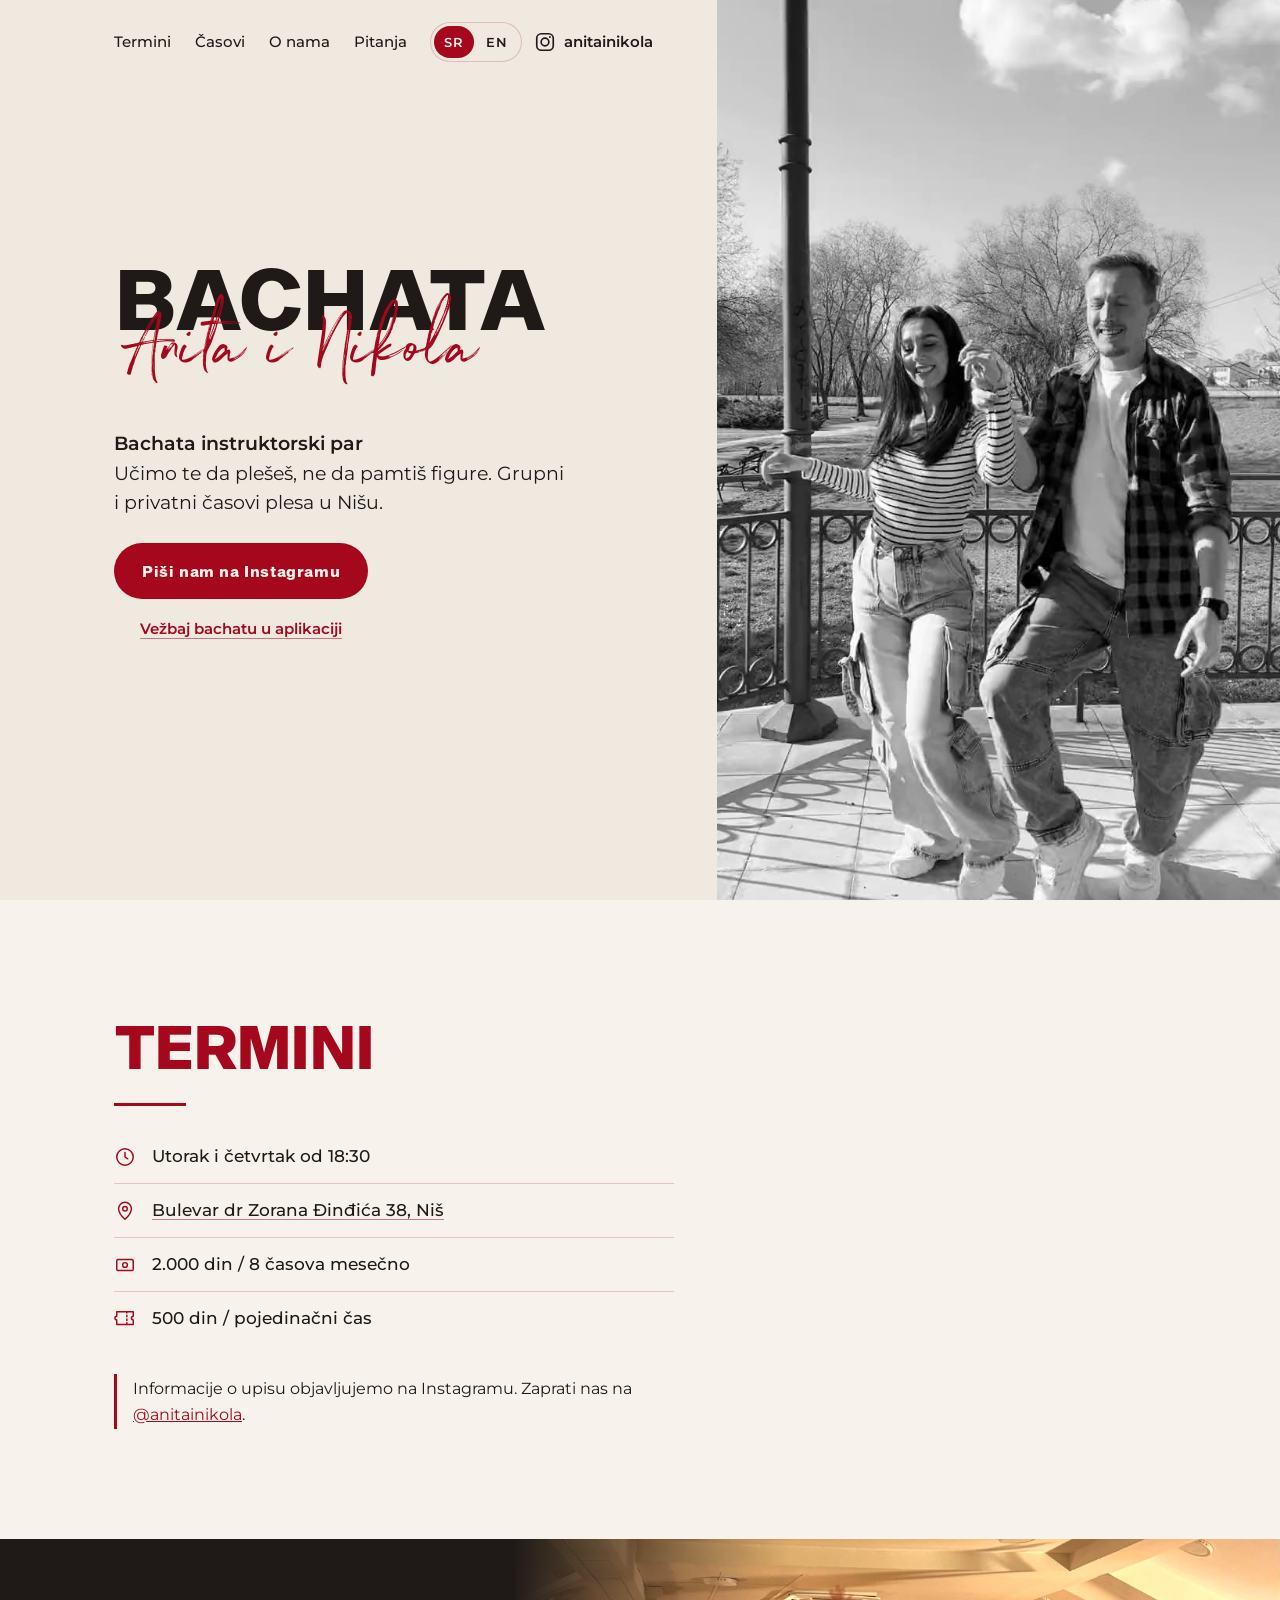
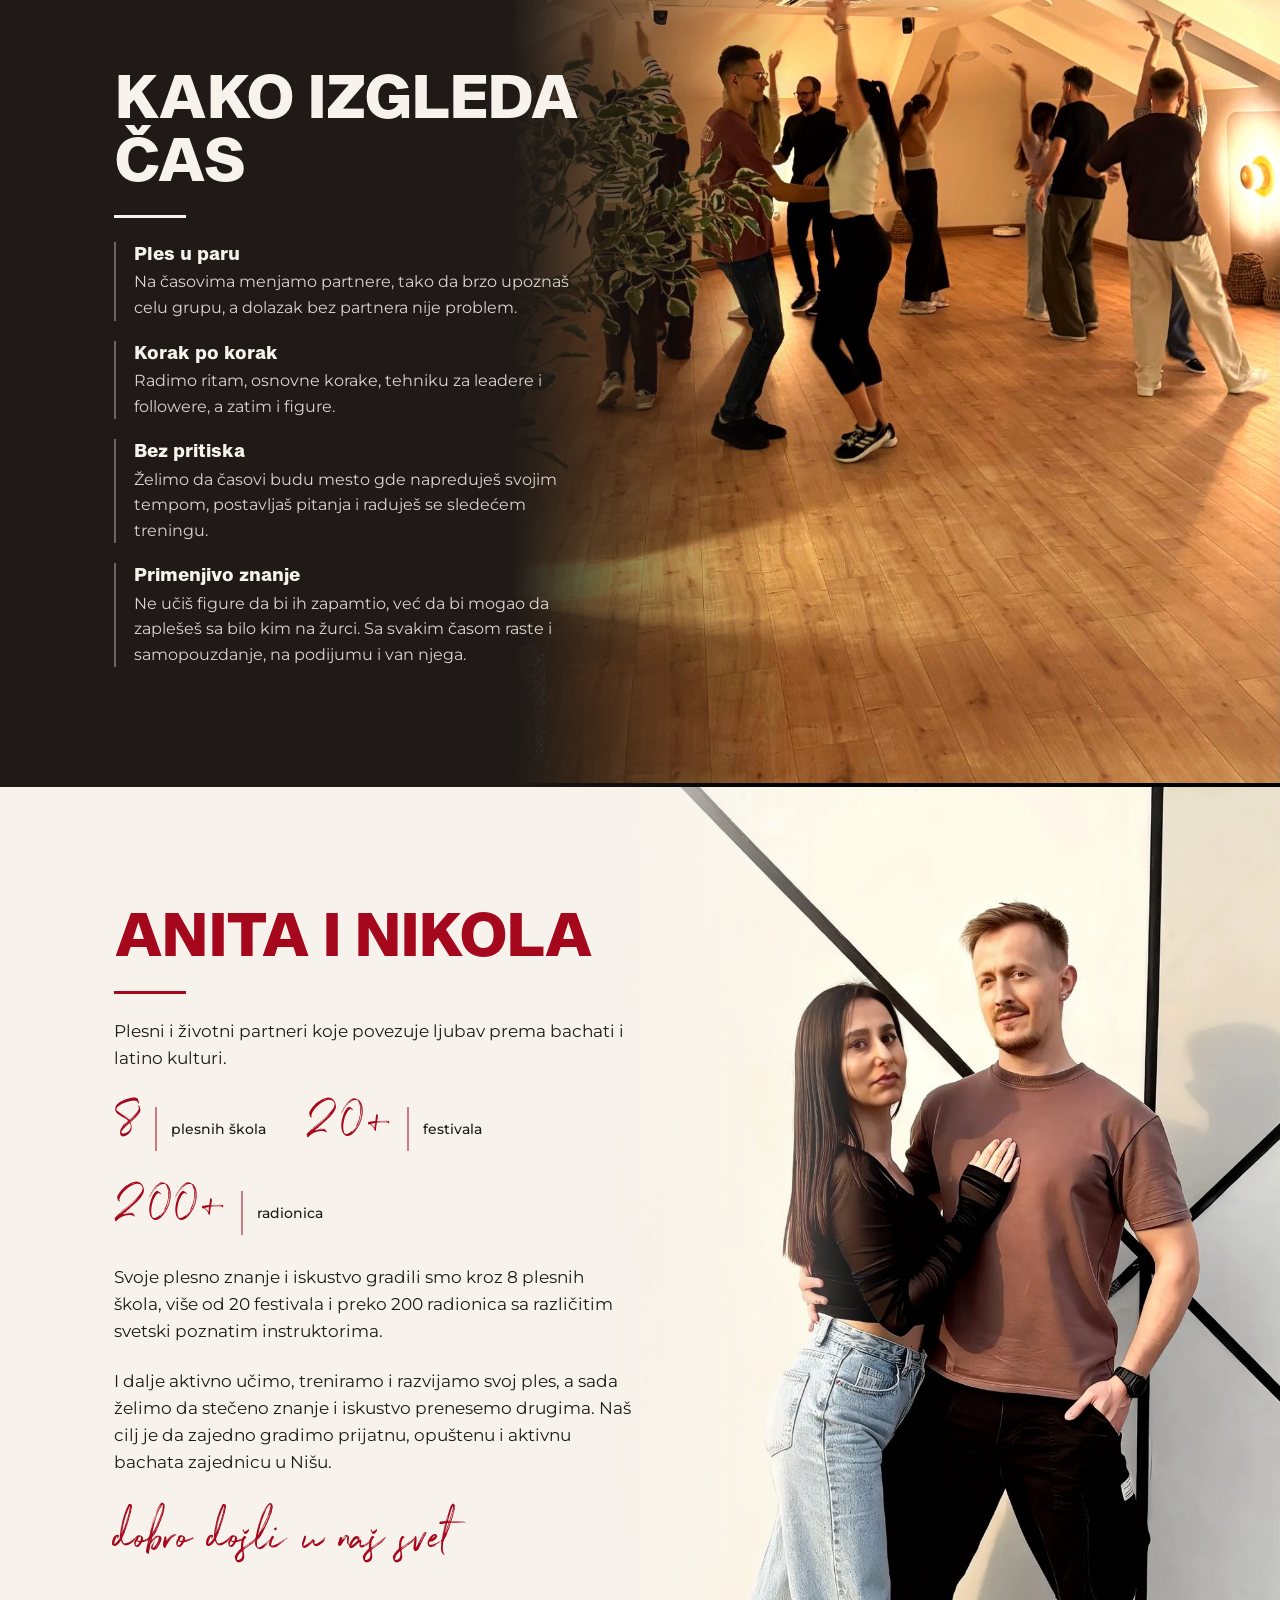
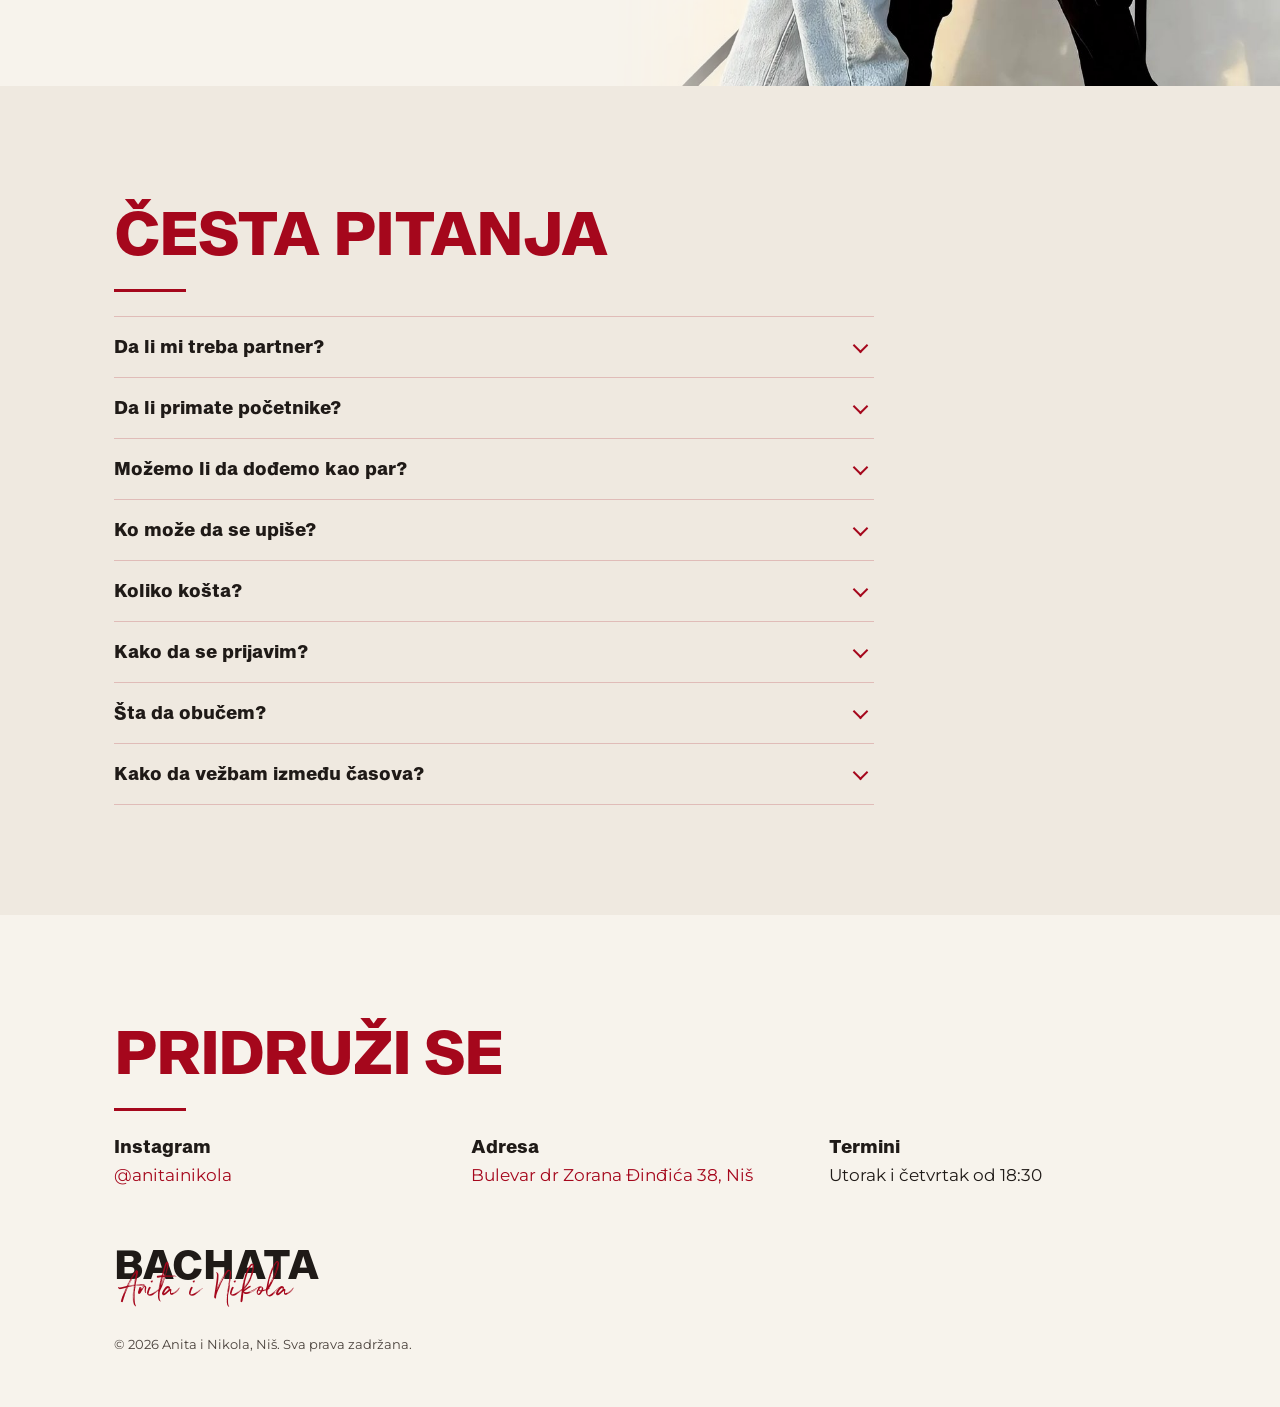
<file: index.html>
<!doctype html>
<html lang="sr-Latn" translate="no">
<head>
<meta charset="utf-8">
<meta name="google" content="notranslate">
<meta name="viewport" content="width=device-width, initial-scale=1, viewport-fit=cover">
<title>Bachata Niš - Časovi plesa za odrasle | Anita & Nikola</title>
<meta name="description" content="Časovi plesa u Nišu za odrasle: bachata, društveni latino ples u paru za početnike i parove. Možeš da dođeš i bez partnera. Bulevar dr Zorana Đinđića 38, Niš.">
<link rel="canonical" href="https://bachatanis.rs/">
<link rel="alternate" hreflang="sr" href="https://bachatanis.rs/">
<link rel="alternate" hreflang="en" href="https://bachatanis.rs/en/">
<link rel="alternate" hreflang="x-default" href="https://bachatanis.rs/">
<meta name="theme-color" content="#1F1A17">

<meta property="og:type" content="website">
<meta property="og:locale" content="sr_RS">
<meta property="og:locale:alternate" content="en_US">
<meta property="og:url" content="https://bachatanis.rs/">
<meta property="og:title" content="Bachata Niš - Časovi plesa za odrasle | Anita & Nikola">
<meta property="og:description" content="Časovi bachate i ples u paru za odrasle u Nišu. Bulevar dr Zorana Đinđića 38.">
<meta property="og:image" content="https://bachatanis.rs/img/og.jpg">
<meta name="twitter:card" content="summary_large_image">

<link rel="icon" href="favicon.ico?v=3" sizes="any">
<link rel="icon" type="image/png" sizes="32x32" href="img/favicon-32.png?v=3">
<link rel="icon" type="image/png" sizes="192x192" href="img/icon-192.png?v=3">
<link rel="apple-touch-icon" href="img/apple-touch-icon.png?v=3">

<link rel="preconnect" href="https://fonts.googleapis.com">
<link rel="preconnect" href="https://fonts.gstatic.com" crossorigin>
<link href="https://fonts.googleapis.com/css2?family=Montserrat:wght@400;500;600&family=Sacramento&display=swap" rel="stylesheet">
<link rel="preload" href="fonts/SequelSans-HeavyBody.woff2" as="font" type="font/woff2" crossorigin>
<link rel="preload" href="fonts/Northwell.woff2" as="font" type="font/woff2" crossorigin>
<link rel="preload" href="img/hero-poster.jpg?v=7" as="image">

<script type="application/ld+json">
{
  "@context": "https://schema.org",
  "@type": "LocalBusiness",
  "@id": "https://bachatanis.rs/#skola",
  "name": "Bachata Niš - Anita & Nikola",
  "alternateName": ["Anita i Nikola", "Bachata Niš"],
  "description": "Časovi plesa za odrasle u Nišu: bachata i ples u paru uz promenu partnera, za početnike i parove.",
  "url": "https://bachatanis.rs/",
  "image": ["https://bachatanis.rs/img/og.jpg", "https://bachatanis.rs/img/cas.jpg", "https://bachatanis.rs/img/par.jpg"],
  "logo": "https://bachatanis.rs/img/icon-512.png",
  "priceRange": "500-2.000 RSD",
  "currenciesAccepted": "RSD",
  "address": {
    "@type": "PostalAddress",
    "streetAddress": "Bulevar dr Zorana Đinđića 38",
    "addressLocality": "Niš",
    "addressCountry": "RS"
  },
  "areaServed": { "@type": "City", "name": "Niš" },
  "openingHoursSpecification": [{
    "@type": "OpeningHoursSpecification",
    "dayOfWeek": ["Tuesday", "Thursday"],
    "opens": "18:30"
  }],
  "makesOffer": [
    { "@type": "Offer", "name": "Mesečna članarina, 8 časova bachate", "price": "2000", "priceCurrency": "RSD" },
    { "@type": "Offer", "name": "Pojedinačni čas bachate", "price": "500", "priceCurrency": "RSD" }
  ],
  "sameAs": ["https://www.instagram.com/anitainikola/"]
}
</script>

<link rel="stylesheet" href="css/site.css?v=11">
</head>
<body>

<main>
  <div class="hero">
    <div class="hero-media" aria-hidden="true">
      <img class="poster" src="img/hero-poster.jpg?v=7" alt="" width="720" height="1280">
      <video id="hero-video" autoplay muted loop playsinline preload="auto">
        <source src="video/hero.mp4?v=7" type="video/mp4">
      </video>
    </div>

    <header class="hero-top">
      <div class="wrap">
        <nav aria-label="Glavni meni">
          <a href="#termini">Termini</a>
          <a href="#casovi">Časovi</a>
          <a href="#o-nama">O nama</a>
          <a href="#pitanja">Pitanja</a>
        </nav>
        <div class="lang" role="group" aria-label="Jezik">
          <a href="/" aria-current="page" lang="sr" hreflang="sr">SR</a>
          <a href="/en/" lang="en" hreflang="en">EN</a>
        </div>
        <a class="ig" href="https://www.instagram.com/anitainikola/"><svg viewBox="0 0 24 24" fill="none" stroke="currentColor" stroke-width="1.8" aria-hidden="true"><rect x="3" y="3" width="18" height="18" rx="5"/><circle cx="12" cy="12" r="4.2"/><circle cx="17.4" cy="6.6" r="1.1" fill="currentColor" stroke="none"/></svg><span>anitainikola</span></a>
      </div>
    </header>

    <div class="wrap content">
      <div>
        <h1 class="logo"><span class="word">Bachata</span><span class="hand">Anita i Nikola</span><span class="sr-only">: časovi bachate i plesa u paru u Nišu</span></h1>
        <p class="tagline"><strong>Bachata instruktorski par</strong>Učimo te da plešeš, ne da pamtiš figure. Grupni i privatni časovi plesa u Nišu.</p>
        <div class="hero-actions">
          <a class="cta" id="hero-cta" href="https://ig.me/m/anitainikola">Piši nam na Instagramu</a>
          <a class="hero-app" href="/practice/about/">Vežbaj bachatu u aplikaciji</a>
        </div>
      </div>
    </div>
  </div>

  <section id="termini" class="alt">
    <div class="wrap">
      <h2>Termini</h2>
      <div class="rule"></div>
      <ul class="info">
        <li><svg viewBox="0 0 24 24" fill="none" stroke="currentColor" stroke-width="1.6" stroke-linecap="round" stroke-linejoin="round" aria-hidden="true"><circle cx="12" cy="12" r="9"/><path d="M12 7v5l3 2"/></svg><span>Utorak i četvrtak od 18:30</span></li>
        <li><svg viewBox="0 0 24 24" fill="none" stroke="currentColor" stroke-width="1.6" stroke-linecap="round" stroke-linejoin="round" aria-hidden="true"><path d="M12 21s-7-6.2-7-11.5a7 7 0 0 1 14 0C19 14.8 12 21 12 21z"/><circle cx="12" cy="9.5" r="2.5"/></svg><a href="https://www.google.com/maps/search/?api=1&query=Bulevar+dr+Zorana+%C4%90in%C4%91i%C4%87a+38+Ni%C5%A1">Bulevar dr Zorana Đinđića 38, Niš</a></li>
        <li><svg viewBox="0 0 24 24" fill="none" stroke="currentColor" stroke-width="1.6" stroke-linecap="round" stroke-linejoin="round" aria-hidden="true"><rect x="3" y="6" width="18" height="12" rx="1.5"/><circle cx="12" cy="12" r="2.6"/></svg><span>2.000 din / 8 časova mesečno</span></li>
        <li><svg viewBox="0 0 24 24" fill="none" stroke="currentColor" stroke-width="1.6" stroke-linecap="round" stroke-linejoin="round" aria-hidden="true"><path d="M3 9a2 2 0 0 0 0 4v5h18v-5a2 2 0 0 1 0-4V4H3z"/><path d="M14 4v14" stroke-dasharray="1.5 2.5"/></svg><span>500 din / pojedinačni čas</span></li>
      </ul>
      <p class="notice">Informacije o upisu objavljujemo na Instagramu. Zaprati nas na <a href="https://www.instagram.com/anitainikola/">@anitainikola</a>.</p>
    </div>
  </section>

  <section id="casovi" class="overlay">
    <img class="bg" src="img/cas.jpg?v=3" alt="Polaznici plešu u paru na času bachate u Nišu" loading="lazy" width="900" height="1600">
    <div class="wrap">
      <div class="inner">
        <h2>Kako izgleda čas</h2>
        <div class="rule"></div>
        <ul class="points">
          <li><h3>Ples u paru</h3><p>Na časovima menjamo partnere, tako da brzo upoznaš celu grupu, a dolazak bez partnera nije problem.</p></li>
          <li><h3>Korak po korak</h3><p>Radimo ritam, osnovne korake, tehniku za leadere i followere, a zatim i figure.</p></li>
          <li><h3>Bez pritiska</h3><p>Želimo da časovi budu mesto gde napreduješ svojim tempom, postavljaš pitanja i raduješ se sledećem treningu.</p></li>
          <li><h3>Primenjivo znanje</h3><p>Ne učiš figure da bi ih zapamtio, već da bi mogao da zaplešeš sa bilo kim na žurci. Sa svakim časom raste i samopouzdanje, na podijumu i van njega.</p></li>
        </ul>
      </div>
    </div>
  </section>

  <section id="o-nama" class="alt veil">
    <img class="photo" src="img/par.jpg?v=3" alt="Anita i Nikola, instruktori bachate iz Niša" loading="lazy" width="1400" height="1400">
    <div class="wrap">
      <div class="inner">
        <h2>Anita i Nikola</h2>
        <div class="rule"></div>
        <p class="lead">Plesni i životni partneri koje povezuje ljubav prema bachati i latino kulturi.</p>
        <div class="stats">
          <div class="stat"><span class="n">8</span><span class="d"></span><span class="l">plesnih škola</span></div>
          <div class="stat"><span class="n">20+</span><span class="d"></span><span class="l">festivala</span></div>
          <div class="stat"><span class="n">200+</span><span class="d"></span><span class="l">radionica</span></div>
        </div>
        <p class="about">Svoje plesno znanje i iskustvo gradili smo kroz 8 plesnih škola, više od 20 festivala i preko 200 radionica sa različitim svetski poznatim instruktorima.</p>
        <p class="about">I dalje aktivno učimo, treniramo i razvijamo svoj ples, a sada želimo da stečeno znanje i iskustvo prenesemo drugima. Naš cilj je da zajedno gradimo prijatnu, opuštenu i aktivnu bachata zajednicu u Nišu.</p>
        <p class="script">dobro došli u naš svet</p>
      </div>
    </div>
  </section>

  <section id="pitanja">
    <div class="wrap">
      <h2>Česta pitanja</h2>
      <div class="rule"></div>
      <div class="faq">
        <details>
          <summary>Da li mi treba partner?</summary>
          <p>Ne. Većina polaznika dolazi sama, a na časovima menjamo partnere, tako da svako uvek ima s kim da pleše.</p>
        </details>
        <details>
          <summary>Da li primate početnike?</summary>
          <p>Nove grupe, i za početnike, otvaramo povremeno. Sve informacije o upisu objavljujemo na Instagramu, pa zaprati <a href="https://www.instagram.com/anitainikola/">@anitainikola</a>.</p>
        </details>
        <details>
          <summary>Možemo li da dođemo kao par?</summary>
          <p>Naravno, parovi su dobrodošli. Na časovima menjamo partnere, tako da ćete plesati i jedno sa drugim i sa ostalima u grupi.</p>
        </details>
        <details>
          <summary>Ko može da se upiše?</summary>
          <p>Časovi su namenjeni odraslima, od 18 godina. Polaznici imaju i zajedničku Viber grupu.</p>
        </details>
        <details>
          <summary>Koliko košta?</summary>
          <p>Mesečna članarina je 2.000 din za 8 časova i plaća se po kalendarskom mesecu. Pojedinačni čas je 500 din.</p>
        </details>
        <details>
          <summary>Kako da se prijavim?</summary>
          <p>Pošalji nam poruku na Instagramu <a href="https://ig.me/m/anitainikola">@anitainikola</a> i sačekaj potvrdu mesta.</p>
        </details>
        <details>
          <summary>Šta da obučem?</summary>
          <p>Udobnu odeću u kojoj se slobodno krećeš i rezervne patike koje nosiš samo u sali.</p>
        </details>
        <details>
          <summary>Kako da vežbam između časova?</summary>
          <p>Polaznici imaju našu <a href="/practice/about/">aplikaciju za vežbanje bachate</a>: bachata pesme po instrumentima, brojanje, koraci i igra sluha.</p>
        </details>
      </div>
    </div>
  </section>
</main>

<footer class="alt">
  <div class="wrap">
    <h2>Pridruži se</h2>
    <div class="rule"></div>
    <div class="contact">
      <div>
        <h3>Instagram</h3>
        <p><a href="https://www.instagram.com/anitainikola/">@anitainikola</a></p>
      </div>
      <div>
        <h3>Adresa</h3>
        <p><a href="https://www.google.com/maps/search/?api=1&query=Bulevar+dr+Zorana+%C4%90in%C4%91i%C4%87a+38+Ni%C5%A1">Bulevar dr Zorana Đinđića 38, Niš</a></p>
      </div>
      <div>
        <h3>Termini</h3>
        <p>Utorak i četvrtak od 18:30</p>
      </div>
    </div>
    <div class="sign">
      <p class="logo"><span class="word">Bachata</span><span class="hand">Anita i Nikola</span></p>
    </div>
    <p class="fine">© 2026 Anita i Nikola, Niš. Sva prava zadržana.</p>
  </div>
</footer>

<div class="bar" id="bar" aria-hidden="true">
  <a class="cta" href="https://ig.me/m/anitainikola" tabindex="-1">Piši nam na Instagramu</a>
</div>

<script src="js/site.js?v=2"></script>

</body>
</html>
</file>
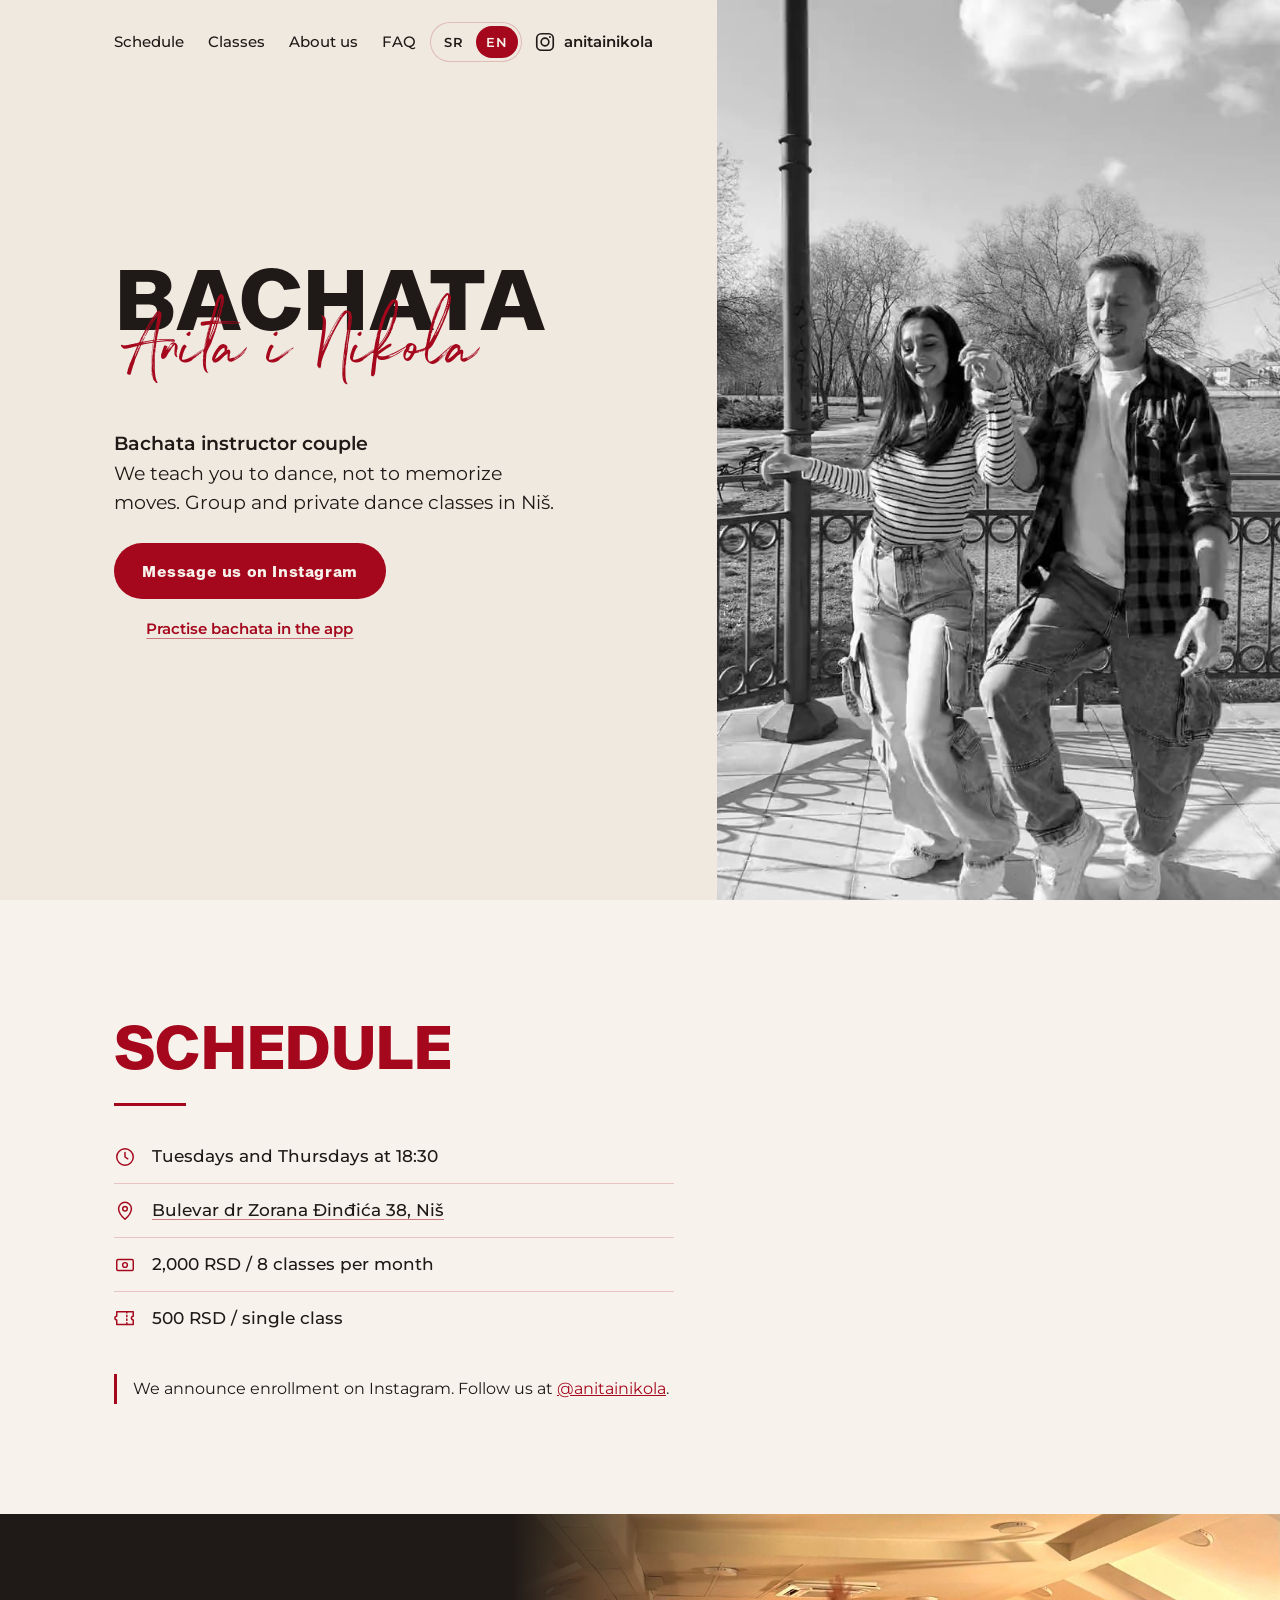
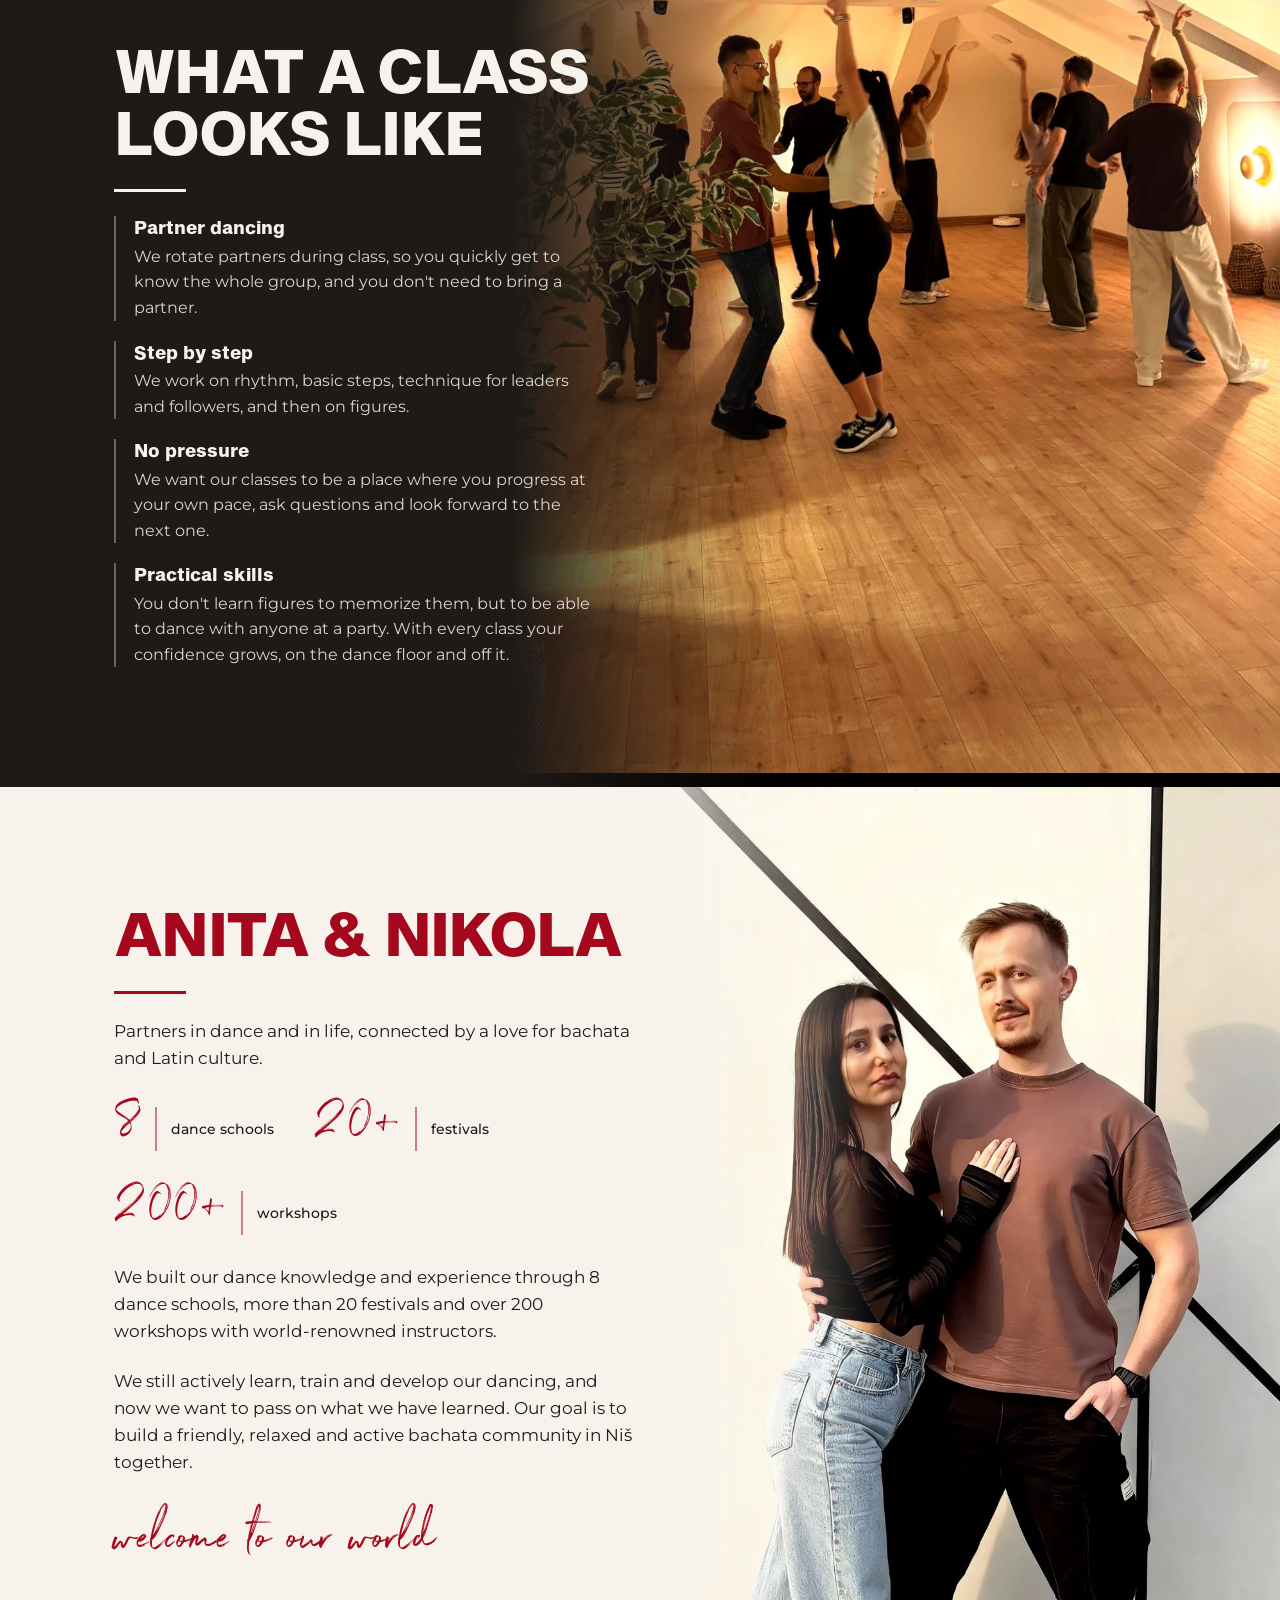
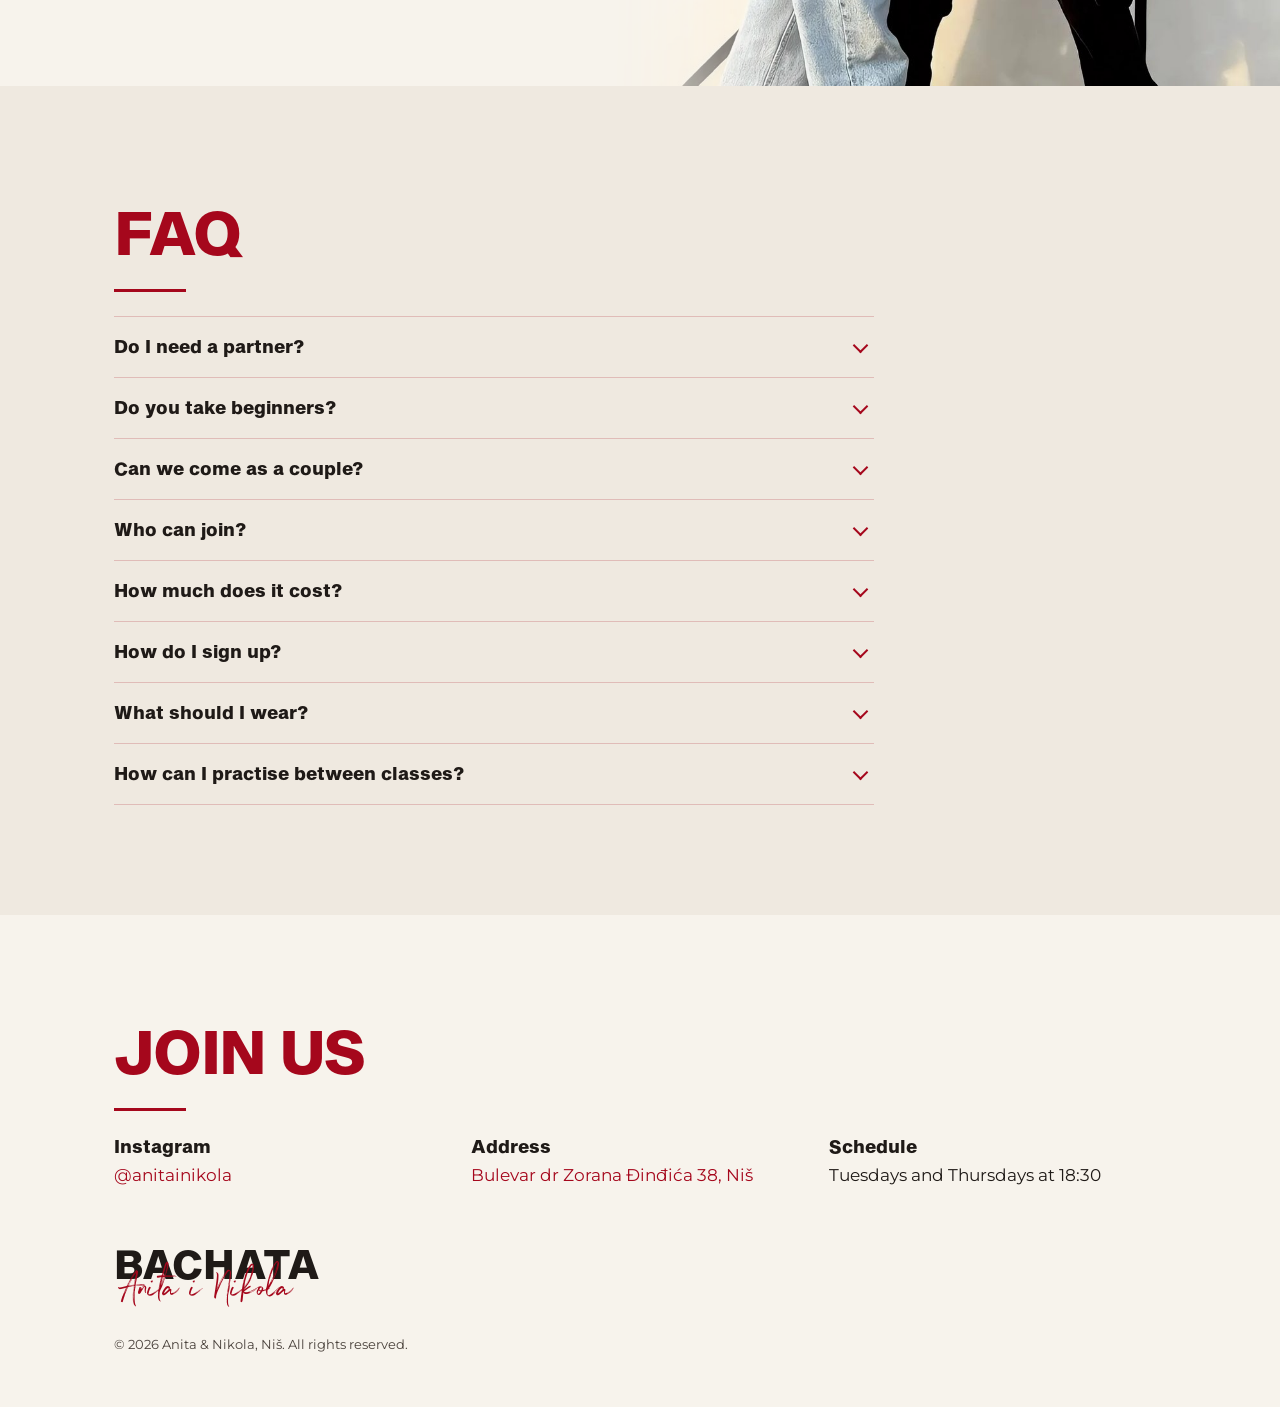
<file: en/index.html>
<!doctype html>
<html lang="en" translate="no">
<head>
<meta charset="utf-8">
<meta name="google" content="notranslate">
<meta name="viewport" content="width=device-width, initial-scale=1, viewport-fit=cover">
<title>Bachata Classes in Niš - Dance Lessons for Adults | Anita & Nikola</title>
<meta name="description" content="Bachata classes for adults in Niš, Serbia: a social Latin partner dance. Beginners and couples welcome, no partner needed. Bulevar dr Zorana Đinđića 38, Niš.">
<link rel="canonical" href="https://bachatanis.rs/en/">
<link rel="alternate" hreflang="sr" href="https://bachatanis.rs/">
<link rel="alternate" hreflang="en" href="https://bachatanis.rs/en/">
<link rel="alternate" hreflang="x-default" href="https://bachatanis.rs/">
<meta name="theme-color" content="#1F1A17">

<meta property="og:type" content="website">
<meta property="og:locale" content="en_US">
<meta property="og:locale:alternate" content="sr_RS">
<meta property="og:url" content="https://bachatanis.rs/en/">
<meta property="og:title" content="Bachata Classes in Niš - Dance Lessons for Adults | Anita & Nikola">
<meta property="og:description" content="Bachata partner dance classes for adults in Niš. Bulevar dr Zorana Đinđića 38.">
<meta property="og:image" content="https://bachatanis.rs/img/og.jpg">
<meta name="twitter:card" content="summary_large_image">

<link rel="icon" href="../favicon.ico?v=3" sizes="any">
<link rel="icon" type="image/png" sizes="32x32" href="../img/favicon-32.png?v=3">
<link rel="icon" type="image/png" sizes="192x192" href="../img/icon-192.png?v=3">
<link rel="apple-touch-icon" href="../img/apple-touch-icon.png?v=3">

<link rel="preconnect" href="https://fonts.googleapis.com">
<link rel="preconnect" href="https://fonts.gstatic.com" crossorigin>
<link href="https://fonts.googleapis.com/css2?family=Montserrat:wght@400;500;600&family=Sacramento&display=swap" rel="stylesheet">
<link rel="preload" href="../fonts/SequelSans-HeavyBody.woff2" as="font" type="font/woff2" crossorigin>
<link rel="preload" href="../fonts/Northwell.woff2" as="font" type="font/woff2" crossorigin>
<link rel="preload" href="../img/hero-poster.jpg?v=7" as="image">

<script type="application/ld+json">
{
  "@context": "https://schema.org",
  "@type": "LocalBusiness",
  "@id": "https://bachatanis.rs/#skola",
  "name": "Bachata Niš - Anita & Nikola",
  "alternateName": ["Anita & Nikola", "Bachata Niš"],
  "description": "Bachata and partner dance classes for adults in Niš, Serbia. Beginners and couples welcome.",
  "url": "https://bachatanis.rs/en/",
  "image": ["https://bachatanis.rs/img/og.jpg", "https://bachatanis.rs/img/cas.jpg", "https://bachatanis.rs/img/par.jpg"],
  "logo": "https://bachatanis.rs/img/icon-512.png",
  "priceRange": "500-2,000 RSD",
  "currenciesAccepted": "RSD",
  "address": {
    "@type": "PostalAddress",
    "streetAddress": "Bulevar dr Zorana Đinđića 38",
    "addressLocality": "Niš",
    "addressCountry": "RS"
  },
  "areaServed": { "@type": "City", "name": "Niš" },
  "openingHoursSpecification": [{
    "@type": "OpeningHoursSpecification",
    "dayOfWeek": ["Tuesday", "Thursday"],
    "opens": "18:30"
  }],
  "makesOffer": [
    { "@type": "Offer", "name": "Monthly membership, 8 bachata classes", "price": "2000", "priceCurrency": "RSD" },
    { "@type": "Offer", "name": "Single bachata class", "price": "500", "priceCurrency": "RSD" }
  ],
  "sameAs": ["https://www.instagram.com/anitainikola/"]
}
</script>

<link rel="stylesheet" href="../css/site.css?v=11">
</head>
<body>

<main>
  <div class="hero">
    <div class="hero-media" aria-hidden="true">
      <img class="poster" src="../img/hero-poster.jpg?v=7" alt="" width="720" height="1280">
      <video id="hero-video" autoplay muted loop playsinline preload="auto">
        <source src="../video/hero.mp4?v=7" type="video/mp4">
      </video>
    </div>

    <header class="hero-top">
      <div class="wrap">
        <nav aria-label="Main menu">
          <a href="#schedule">Schedule</a>
          <a href="#classes">Classes</a>
          <a href="#about">About us</a>
          <a href="#faq">FAQ</a>
        </nav>
        <div class="lang" role="group" aria-label="Language">
          <a href="/" lang="sr" hreflang="sr">SR</a>
          <a href="/en/" aria-current="page" lang="en" hreflang="en">EN</a>
        </div>
        <a class="ig" href="https://www.instagram.com/anitainikola/"><svg viewBox="0 0 24 24" fill="none" stroke="currentColor" stroke-width="1.8" aria-hidden="true"><rect x="3" y="3" width="18" height="18" rx="5"/><circle cx="12" cy="12" r="4.2"/><circle cx="17.4" cy="6.6" r="1.1" fill="currentColor" stroke="none"/></svg><span>anitainikola</span></a>
      </div>
    </header>

    <div class="wrap content">
      <div>
        <h1 class="logo"><span class="word">Bachata</span><span class="hand">Anita i Nikola</span><span class="sr-only">: bachata and partner dance classes in Niš</span></h1>
        <p class="tagline"><strong>Bachata instructor couple</strong>We teach you to dance, not to memorize moves. Group and private dance classes in Niš.</p>
        <div class="hero-actions">
          <a class="cta" id="hero-cta" href="https://ig.me/m/anitainikola">Message us on Instagram</a>
          <a class="hero-app" href="/practice/about/" hreflang="sr">Practise bachata in the app</a>
        </div>
      </div>
    </div>
  </div>

  <section id="schedule" class="alt">
    <div class="wrap">
      <h2>Schedule</h2>
      <div class="rule"></div>
      <ul class="info">
        <li><svg viewBox="0 0 24 24" fill="none" stroke="currentColor" stroke-width="1.6" stroke-linecap="round" stroke-linejoin="round" aria-hidden="true"><circle cx="12" cy="12" r="9"/><path d="M12 7v5l3 2"/></svg><span>Tuesdays and Thursdays at 18:30</span></li>
        <li><svg viewBox="0 0 24 24" fill="none" stroke="currentColor" stroke-width="1.6" stroke-linecap="round" stroke-linejoin="round" aria-hidden="true"><path d="M12 21s-7-6.2-7-11.5a7 7 0 0 1 14 0C19 14.8 12 21 12 21z"/><circle cx="12" cy="9.5" r="2.5"/></svg><a href="https://www.google.com/maps/search/?api=1&query=Bulevar+dr+Zorana+%C4%90in%C4%91i%C4%87a+38+Ni%C5%A1">Bulevar dr Zorana Đinđića 38, Niš</a></li>
        <li><svg viewBox="0 0 24 24" fill="none" stroke="currentColor" stroke-width="1.6" stroke-linecap="round" stroke-linejoin="round" aria-hidden="true"><rect x="3" y="6" width="18" height="12" rx="1.5"/><circle cx="12" cy="12" r="2.6"/></svg><span>2,000 RSD / 8 classes per month</span></li>
        <li><svg viewBox="0 0 24 24" fill="none" stroke="currentColor" stroke-width="1.6" stroke-linecap="round" stroke-linejoin="round" aria-hidden="true"><path d="M3 9a2 2 0 0 0 0 4v5h18v-5a2 2 0 0 1 0-4V4H3z"/><path d="M14 4v14" stroke-dasharray="1.5 2.5"/></svg><span>500 RSD / single class</span></li>
      </ul>
      <p class="notice">We announce enrollment on Instagram. Follow us at <a href="https://www.instagram.com/anitainikola/">@anitainikola</a>.</p>
    </div>
  </section>

  <section id="classes" class="overlay">
    <img class="bg" src="../img/cas.jpg?v=3" alt="Students dancing in pairs at a bachata class in Niš" loading="lazy" width="900" height="1600">
    <div class="wrap">
      <div class="inner">
        <h2>What a class looks like</h2>
        <div class="rule"></div>
        <ul class="points">
          <li><h3>Partner dancing</h3><p>We rotate partners during class, so you quickly get to know the whole group, and you don't need to bring a partner.</p></li>
          <li><h3>Step by step</h3><p>We work on rhythm, basic steps, technique for leaders and followers, and then on figures.</p></li>
          <li><h3>No pressure</h3><p>We want our classes to be a place where you progress at your own pace, ask questions and look forward to the next one.</p></li>
          <li><h3>Practical skills</h3><p>You don't learn figures to memorize them, but to be able to dance with anyone at a party. With every class your confidence grows, on the dance floor and off it.</p></li>
        </ul>
      </div>
    </div>
  </section>

  <section id="about" class="alt veil">
    <img class="photo" src="../img/par.jpg?v=3" alt="Anita and Nikola, bachata instructors from Niš" loading="lazy" width="1400" height="1400">
    <div class="wrap">
      <div class="inner">
        <h2>Anita & Nikola</h2>
        <div class="rule"></div>
        <p class="lead">Partners in dance and in life, connected by a love for bachata and Latin culture.</p>
        <div class="stats">
          <div class="stat"><span class="n">8</span><span class="d"></span><span class="l">dance schools</span></div>
          <div class="stat"><span class="n">20+</span><span class="d"></span><span class="l">festivals</span></div>
          <div class="stat"><span class="n">200+</span><span class="d"></span><span class="l">workshops</span></div>
        </div>
        <p class="about">We built our dance knowledge and experience through 8 dance schools, more than 20 festivals and over 200 workshops with world-renowned instructors.</p>
        <p class="about">We still actively learn, train and develop our dancing, and now we want to pass on what we have learned. Our goal is to build a friendly, relaxed and active bachata community in Niš together.</p>
        <p class="script">welcome to our world</p>
      </div>
    </div>
  </section>

  <section id="faq">
    <div class="wrap">
      <h2>FAQ</h2>
      <div class="rule"></div>
      <div class="faq">
        <details>
          <summary>Do I need a partner?</summary>
          <p>No. Most students come on their own, and we rotate partners during class, so everyone always has someone to dance with.</p>
        </details>
        <details>
          <summary>Do you take beginners?</summary>
          <p>We open new groups, including groups for beginners, from time to time. We announce enrollment on Instagram, so follow <a href="https://www.instagram.com/anitainikola/">@anitainikola</a>.</p>
        </details>
        <details>
          <summary>Can we come as a couple?</summary>
          <p>Of course, couples are welcome. We rotate partners during class, so you will dance with each other and with the rest of the group.</p>
        </details>
        <details>
          <summary>Who can join?</summary>
          <p>Classes are for adults, 18 and over. Students also have a shared Viber group.</p>
        </details>
        <details>
          <summary>How much does it cost?</summary>
          <p>The monthly membership is 2,000 RSD for 8 classes, paid per calendar month. A single class is 500 RSD.</p>
        </details>
        <details>
          <summary>How do I sign up?</summary>
          <p>Send us a message on Instagram at <a href="https://ig.me/m/anitainikola">@anitainikola</a> and wait for us to confirm your spot.</p>
        </details>
        <details>
          <summary>What should I wear?</summary>
          <p>Comfortable clothes you can move freely in, and a spare pair of sneakers that you only wear in the studio.</p>
        </details>
        <details>
          <summary>How can I practise between classes?</summary>
          <p>Our members use our <a href="/practice/about/" hreflang="sr">bachata practice app</a> (page in Serbian; the app itself is also in English): bachata songs split by instrument, counting, steps and an ear game.</p>
        </details>
      </div>
    </div>
  </section>
</main>

<footer class="alt">
  <div class="wrap">
    <h2>Join us</h2>
    <div class="rule"></div>
    <div class="contact">
      <div>
        <h3>Instagram</h3>
        <p><a href="https://www.instagram.com/anitainikola/">@anitainikola</a></p>
      </div>
      <div>
        <h3>Address</h3>
        <p><a href="https://www.google.com/maps/search/?api=1&query=Bulevar+dr+Zorana+%C4%90in%C4%91i%C4%87a+38+Ni%C5%A1">Bulevar dr Zorana Đinđića 38, Niš</a></p>
      </div>
      <div>
        <h3>Schedule</h3>
        <p>Tuesdays and Thursdays at 18:30</p>
      </div>
    </div>
    <div class="sign">
      <p class="logo"><span class="word">Bachata</span><span class="hand">Anita i Nikola</span></p>
    </div>
    <p class="fine">© 2026 Anita & Nikola, Niš. All rights reserved.</p>
  </div>
</footer>

<div class="bar" id="bar" aria-hidden="true">
  <a class="cta" href="https://ig.me/m/anitainikola" tabindex="-1">Message us on Instagram</a>
</div>

<script src="../js/site.js?v=2"></script>

</body>
</html>
</file>
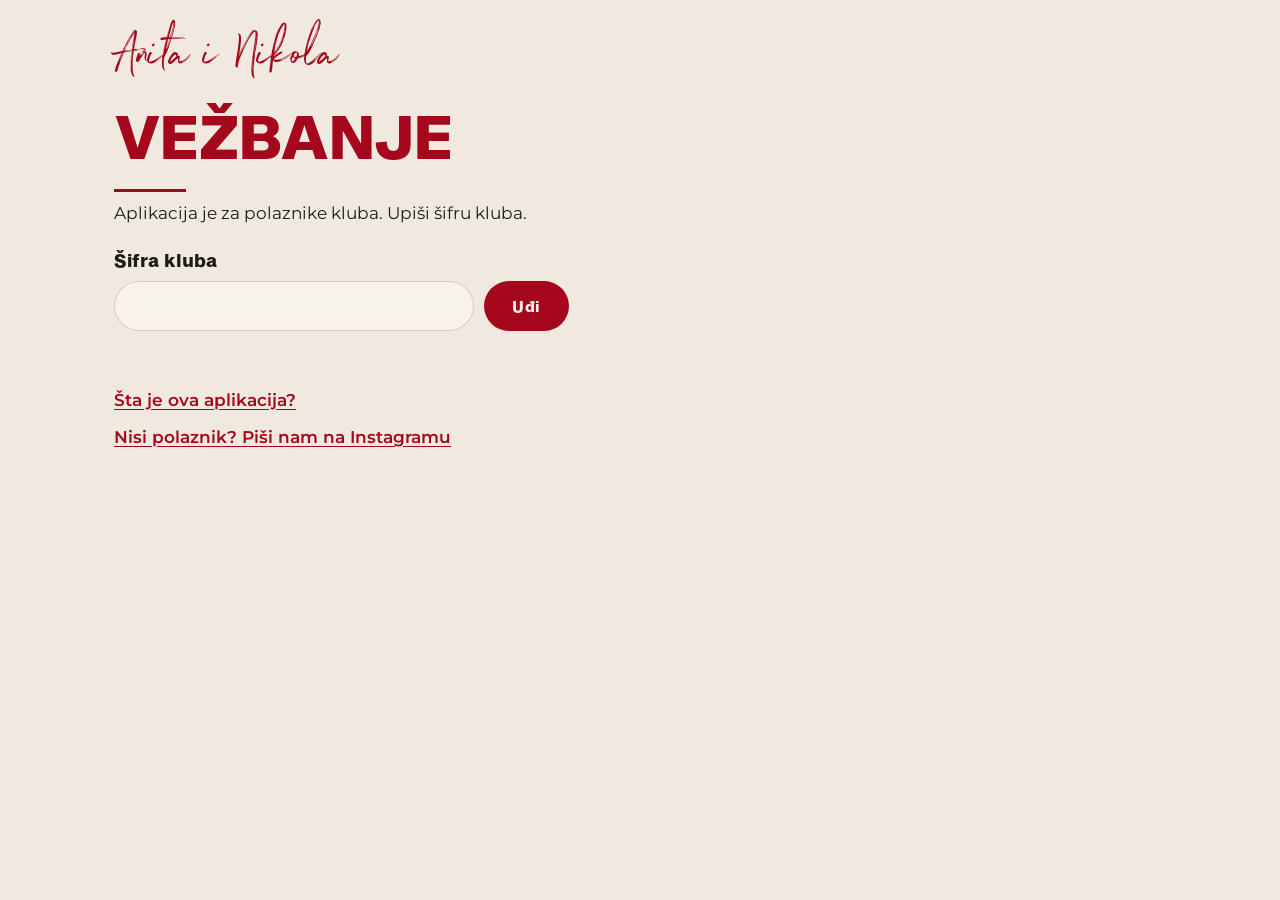
<file: practice/index.html>
<!DOCTYPE html>
<html lang="sr-Latn" translate="no">
<head>
  <meta charset="utf-8">
  <meta name="google" content="notranslate">
  <meta name="viewport" content="width=device-width, initial-scale=1, viewport-fit=cover">
  <title>Vežbanje | Anita &amp; Nikola</title>
  <meta name="description" content="Vežbaj osnovne korake i ritam bachate: muzika sa brojanjem, animirani koraci i igra sluha.">
  <meta name="theme-color" content="#EFE9E0">
  <meta name="robots" content="noindex">
  <link rel="icon" href="../favicon.ico?v=3" sizes="any">
  <link rel="icon" type="image/png" sizes="32x32" href="../img/favicon-32.png?v=3">
  <link rel="apple-touch-icon" href="../img/apple-touch-icon.png?v=3">
  <link rel="preconnect" href="https://fonts.googleapis.com">
  <link rel="preconnect" href="https://fonts.gstatic.com" crossorigin>
  <link href="https://fonts.googleapis.com/css2?family=Montserrat:wght@400;500;600&family=Sacramento&display=swap" rel="stylesheet">
  <link rel="preload" href="fonts/Northwell.woff2" as="font" type="font/woff2" crossorigin>
  <link rel="stylesheet" href="css/app.css?v=20261111143019">
</head>
<body class="is-locked">
  <header class="top">
    <div class="top-inner">
      <div class="top-row">
        <a class="wordmark" href="/" data-i18n="wordmark" data-i18n-aria="wordmark.aria" data-i18n-href="wordmark.href" aria-label="Anita i Nikola, početna strana sajta">Anita i Nikola</a>
        <div class="lang" role="group" data-i18n-aria="lang.group" aria-label="Jezik">
          <button type="button" data-lang="sr" lang="sr" aria-pressed="true">SR</button>
          <button type="button" data-lang="en" lang="en" aria-pressed="false">EN</button>
        </div>
      </div>
      <h1 class="title" data-i18n="title">Vežbanje</h1>
      <div class="rule"></div>
      <nav class="tabs" role="tablist" data-i18n-aria="tabs" aria-label="Ekrani">
        <button role="tab" id="tab-ritam" aria-controls="ritam" aria-selected="true" data-i18n="tab.ritam">Muzika</button>
        <button role="tab" id="tab-koraci" aria-controls="koraci" aria-selected="false" data-i18n="tab.koraci">Koraci</button>
        <button role="tab" id="tab-test" aria-controls="test" aria-selected="false" data-i18n="tab.test">Igra sluha</button>
      </nav>
    </div>
  </header>

  <!-- ============================================================ CLUB GATE -->
  <section class="gate" id="gate" hidden>
    <p class="gate-lead" data-i18n="gate.lead">Aplikacija je za polaznike kluba. Upiši šifru kluba.</p>
    <form class="gate-form" id="gate-form" autocomplete="off">
      <label class="field-label" for="gate-code" data-i18n="gate.label">Šifra kluba</label>
      <div class="gate-row">
        <input type="text" id="gate-code" class="text-input" autocapitalize="none" autocorrect="off" spellcheck="false" required>
        <button class="cta" type="submit" data-i18n="gate.enter">Uđi</button>
      </div>
      <p class="gate-error" id="gate-error" role="alert"></p>
    </form>
    <p class="gate-links"><a href="/practice/about/" data-i18n="gate.about">Šta je ova aplikacija?</a><a href="https://ig.me/m/anitainikola" data-i18n="gate.join">Nisi polaznik? Piši nam na Instagramu</a></p>
  </section>

  <main>
    <!-- ============================================================ RITAM -->
    <section id="ritam" class="screen" role="tabpanel" aria-labelledby="tab-ritam">
      <div class="field muzika-field">
        <label class="field-label" for="muzika" data-i18n="muzika.label">Izaberi pesmu</label>
        <select class="pick" id="muzika"></select>
        <p class="field-help" id="song-status" aria-live="polite"></p>
      </div>
      <div class="field numera-field" id="numera-field">
        <label class="field-label" for="numera" data-i18n="numera.label">Numera</label>
        <select class="pick" id="numera"></select>
      </div>
      <div class="ritam-grid">
        <div class="ritam-main">
        <p class="play-hint" data-i18n="playhint">Pritisni dugme ▶︎ dole da pustiš muziku.</p>
        <div class="field">
          <span class="field-label" data-i18n="count.label">Uključi brojanje</span>
          <div class="tiles" id="count-tiles"></div>
        </div>
        <div class="field">
          <span class="field-label" data-i18n="instr.label">Uključi instrumente</span>
          <div class="tiles" id="mixer"></div>
          <div class="tiles" id="song-mixer" hidden></div>
        </div>

        </div>

        <div class="ritam-side" id="ritam-side">
          <div class="field">
            <span class="field-label" id="lbl-section" data-i18n="section.label">Izaberi ritam</span>
            <div class="seg" role="radiogroup" aria-labelledby="lbl-section" data-name="section">
              <button role="radio" data-value="derecho" aria-checked="false">Derecho</button>
              <button role="radio" data-value="majao" aria-checked="true">Majao</button>
            </div>
            <div class="seg" role="radiogroup" aria-labelledby="lbl-section" data-name="songview" hidden>
              <button role="radio" data-value="simple" aria-checked="true" data-i18n="songview.simple">Uprošćeni</button>
              <button role="radio" data-value="detail" aria-checked="false" data-i18n="songview.detail">Detaljni</button>
            </div>
            <p class="song-rhythm" id="song-rhythm" hidden><b id="song-rhythm-name"></b><span id="song-rhythm-part"></span></p>
            <p class="field-help" id="section-help"></p>
          </div>

        </div>
      </div>

      <div class="lanes-wrap" id="lanes-wrap">
        <span class="field-label" data-i18n="lanes.label">Šta svira kada</span>
        <div class="lanes" id="lanes" aria-hidden="true"></div>
      </div>

    </section>

    <!-- ============================================================ KORACI -->
    <section id="koraci" class="screen" role="tabpanel" aria-labelledby="tab-koraci" hidden>
      <div class="koraci-grid">
        <div class="koraci-controls">
          <div class="field">
            <span class="field-label" id="lbl-step" data-i18n="step.label">Izaberi korak</span>
            <select class="pick" id="step-list" aria-labelledby="lbl-step"></select>
          </div>
          <p class="play-hint" data-i18n="playhint.koraci">Pritisni dugme ▶︎ dole da pokreneš korake.</p>
          <div class="field">
            <span class="field-label" id="lbl-view" data-i18n="view.label">Izaberi prikaz</span>
            <div class="seg" role="radiogroup" aria-labelledby="lbl-view" data-name="view">
              <button role="radio" data-value="vodja" aria-checked="true" data-i18n="role.vodja">Leader</button>
              <button role="radio" data-value="pratilja" aria-checked="false" data-i18n="role.pratilja">Follower</button>
              <button role="radio" data-value="oboje" aria-checked="false" data-i18n="role.oboje">Oboje</button>
            </div>
          </div>
          <p class="legend">
            <span class="legend-foot legend-L">L</span> <span data-i18n="legend.L">leva noga</span>
            <span class="legend-foot legend-D">D</span> <span data-i18n="legend.D">desna noga</span>
            <span class="legend-note" data-i18n="legend.note">Puna boja je noga na kojoj je težina.</span>
          </p>
        </div>

        <div class="stage">
          <div class="switch-row" id="intro-shift-row"><span id="lbl-intro-shift" data-i18n="introShift.label">S noge na nogu u intro</span><button type="button" role="switch" class="switch" id="intro-shift" aria-checked="true" aria-labelledby="lbl-intro-shift"><span class="switch-thumb"></span></button></div>
          <svg class="feet" id="feet" role="img" data-i18n-aria="feet.aria" aria-label="Animacija koraka, pogled odozgo"></svg>
        </div>
      </div>
    </section>

    <!-- ============================================================ TEST -->
    <section id="test" class="screen" role="tabpanel" aria-labelledby="tab-test" hidden>
      <div class="test-setup" id="test-setup">
        <p class="winner" id="winner" hidden></p>
        <p class="field-label" data-i18n="games.pick">Izaberi igru</p>
        <div class="game-list" id="game-list"></div>
        <section class="board" aria-labelledby="total-title">
          <div class="board-head">
            <p class="field-label" id="total-title" data-i18n="total.title">Ukupna tabela</p>
            <select class="pick pick-small" id="total-period" aria-labelledby="total-title">
              <option value="month" data-i18n="board.month">Ovaj mesec</option>
              <option value="all" data-i18n="board.all">Sva vremena</option>
            </select>
          </div>
          <p class="board-me" data-i18n="total.help">Zbir najboljih rezultata iz sve tri igre. Igraj sve tri pod istim imenom.</p>
          <ol class="board-list" id="total-list" aria-live="polite"></ol>
          <p class="board-me" id="total-share-note" role="status"></p>
        </section>
      </div>

      <div class="test-intro" id="test-intro" hidden>
        <p class="run-title" id="intro-title"></p>
        <ol class="intro-steps" id="intro-steps"></ol>
        <div class="field">
          <label class="field-label" for="player-name" data-i18n="name.label">Tvoje ime</label>
          <input type="text" id="player-name" class="text-input" maxlength="40" autocomplete="given-name" required placeholder="npr. Marija P." data-i18n-placeholder="name.placeholder">
          <p class="field-help" data-i18n="name.help">Ime i prvo slovo prezimena. Pod tim imenom se prikazuje tvoj najbolji rezultat na tabeli.</p>
          <p class="gate-error" id="name-error" role="alert"></p>
        </div>
        <div class="result-actions">
          <button class="cta" id="test-start" type="button" data-i18n="test.start">Kreni</button>
          <button class="btn-quiet" id="intro-back" type="button" data-i18n="res.back">Izaberi drugu igru</button>
        </div>
        <p class="hint" data-i18n="hint.test">Bluetooth slušalice kasne, pa rezultat neće biti tačan. Koristi zvučnik telefona ili slušalice na žicu.</p>
        <section class="board" aria-labelledby="board-title">
          <div class="board-head">
            <p class="field-label" id="board-title" data-i18n="board.title">Tabela najboljih</p>
            <select class="pick pick-small" id="board-period" aria-labelledby="board-title">
              <option value="month" data-i18n="board.month">Ovaj mesec</option>
              <option value="all" data-i18n="board.all">Sva vremena</option>
            </select>
          </div>
          <ol class="board-list" id="board-list" aria-live="polite"></ol>
          <p class="board-me" id="board-share-note" role="status"></p>
        </section>
      </div>

      <div class="test-run" id="test-run" hidden>
        <p class="run-title" id="run-title"></p>
        <p class="run-sub" id="run-sub"></p>
        <p class="run-instr" id="run-instr"></p>
        <div class="run-status"><span class="streak-dots" id="streak-dots" role="img"></span><span id="run-time"></span></div>
        <p class="tap-fb" id="tap-fb" role="status"></p>
        <button class="tap-pad" id="tap-pad" type="button"><b data-i18n="pad.tap">Tapni</b><span id="pad-sub"></span></button>
        <button class="btn-quiet" id="test-abort" type="button" data-i18n="test.abort">Odustani</button>
      </div>

      <dialog class="confirm" id="quit-confirm" aria-labelledby="quit-q">
        <p class="confirm-q" id="quit-q" data-i18n="quit.q">Da li želiš da odustaneš od igre?</p>
        <p class="confirm-note" data-i18n="quit.note">Bodovi sa završenih nivoa ostaju na tabeli.</p>
        <div class="confirm-actions">
          <button class="cta" id="quit-no" type="button" data-i18n="quit.no">Nastavi igru</button>
          <button class="btn-quiet" id="quit-yes" type="button" data-i18n="quit.yes">Odustani</button>
        </div>
      </dialog>

      <div class="test-result" id="test-result" hidden>
        <p class="run-title" id="res-level"></p>
        <p class="run-sub" id="res-sub"></p>
        <p class="result-score"><span id="res-score"></span><small id="res-unit"></small></p>
        <p class="result-run" id="res-run"></p>
        <dl class="result-stats">
          <div><dt data-i18n="res.speed">Brzina</dt><dd id="res-speed"></dd></div>
          <div><dt data-i18n="res.accuracy">Preciznost</dt><dd id="res-timing"></dd></div>
          <div><dt data-i18n="res.misses">Promašaji</dt><dd id="res-misses"></dd></div>
        </dl>
        <div class="result-actions">
          <button class="cta" id="res-next" type="button" data-i18n="res.next">Sledeći nivo</button>
          <button class="cta cta-share" id="res-share" type="button" hidden><svg viewBox="0 0 24 24" aria-hidden="true"><path d="M12 3v12M7.5 7.5 12 3l4.5 4.5M5 12v7a2 2 0 0 0 2 2h10a2 2 0 0 0 2-2v-7"/></svg><span id="res-share-label" data-i18n="share.btn">Podeli rezultat</span></button>
          <button class="btn-quiet" id="res-board" type="button" data-i18n="res.board" hidden>Vidi tabelu</button>
          <button class="btn-quiet" id="res-quit" type="button" data-i18n="res.quit">Odustani</button>
          <button class="btn-quiet" id="res-back" type="button" data-i18n="res.back" hidden>Izaberi drugu igru</button>
        </div>
        <p class="board-me" id="res-share-note" role="status"></p>
      </div>

    </section>
    <p class="fine" data-i18n="copyright">© 2026 Anita i Nikola, Niš. Sva prava zadržana.</p>
  </main>

  <!-- ============================================================ TRANSPORT -->
  <footer class="transport" id="transport">
    <div class="transport-inner">
      <button class="play" id="play" type="button" aria-pressed="false" aria-label="Pusti"><svg class="ico-play" viewBox="0 0 24 24" aria-hidden="true"><path d="M8 5.5v13l10.5-6.5z"/></svg><svg class="ico-pause" viewBox="0 0 24 24" aria-hidden="true"><rect x="6.5" y="5.5" width="4" height="13" rx="1"/><rect x="13.5" y="5.5" width="4" height="13" rx="1"/></svg><svg class="ico-load" viewBox="0 0 24 24" aria-hidden="true"><circle cx="12" cy="12" r="8.5"/></svg></button>
      <div class="transport-right">
        <div class="bar-counts" id="bar-counts" aria-hidden="true"></div>
        <div class="seek" id="seek" hidden>
          <div class="seek-bar" id="seek-bar" role="slider" tabindex="0" data-i18n-aria="seek.aria" aria-label="Premotavanje pesme" aria-valuemin="0" aria-valuemax="100" aria-valuenow="0">
            <div class="seek-segs" id="seek-segs"></div>
            <div class="seek-thumb" id="seek-thumb"></div>
          </div>
        </div>
        <div class="transport-info">
          <span id="seek-part"></span>
          <div class="tempo" role="group" data-i18n-aria="tempo.aria" aria-label="Tempo">
            <button class="tempo-btn" id="bpm-down" type="button" data-i18n-aria="tempo.down" aria-label="Sporije">−</button>
            <div class="tempo-value" aria-live="polite"><span><span id="bpm-val">125</span> BPM</span><b id="bpm-name"></b></div>
            <button class="tempo-btn" id="bpm-up" type="button" data-i18n-aria="tempo.up" aria-label="Brže">+</button>
          </div>
          <span id="seek-time"></span>
        </div>
      </div>
    </div>
  </footer>

  <script type="module" src="js/app.js?v=20261111143019"></script>
</body>
</html>
</file>
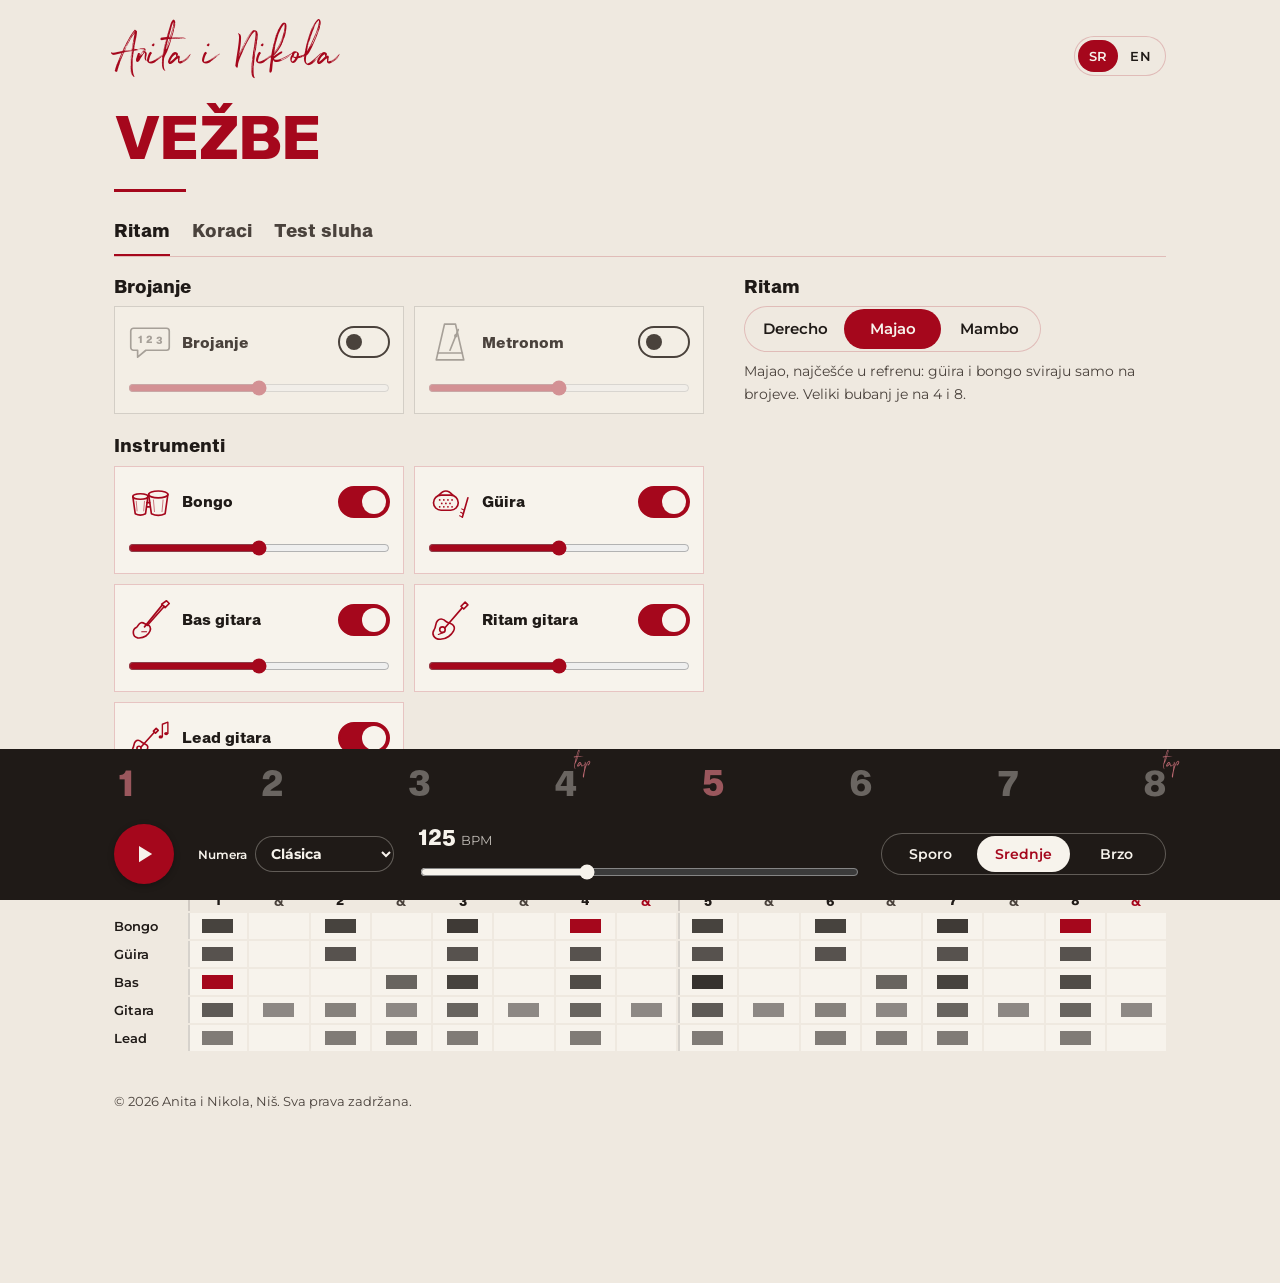
<file: vezbe/index.html>
<!DOCTYPE html>
<html lang="sr-Latn">
<head>
  <meta charset="utf-8">
  <meta name="viewport" content="width=device-width, initial-scale=1, viewport-fit=cover">
  <title>Vežbe | Anita &amp; Nikola</title>
  <meta name="description" content="Vežbaj osnovne korake i ritam bachate: muzika sa brojanjem, animirani koraci i test sluha.">
  <meta name="theme-color" content="#EFE9E0">
  <meta name="robots" content="noindex">
  <link rel="icon" href="../favicon.ico?v=3" sizes="any">
  <link rel="icon" type="image/png" sizes="32x32" href="../img/favicon-32.png?v=3">
  <link rel="apple-touch-icon" href="../img/apple-touch-icon.png?v=3">
  <link rel="preconnect" href="https://fonts.googleapis.com">
  <link rel="preconnect" href="https://fonts.gstatic.com" crossorigin>
  <link href="https://fonts.googleapis.com/css2?family=Montserrat:wght@400;500;600&family=Sacramento&display=swap" rel="stylesheet">
  <link rel="preload" href="fonts/Northwell.woff2" as="font" type="font/woff2" crossorigin>
  <link rel="stylesheet" href="css/app.css">
</head>
<body>
  <header class="top">
    <div class="top-inner">
      <div class="top-row">
        <a class="wordmark" href="/" data-i18n="wordmark" data-i18n-aria="wordmark.aria" data-i18n-href="wordmark.href" aria-label="Anita i Nikola, početna strana sajta">Anita i Nikola</a>
        <div class="lang" role="group" data-i18n-aria="lang.group" aria-label="Jezik">
          <button type="button" data-lang="sr" lang="sr" aria-pressed="true">SR</button>
          <button type="button" data-lang="en" lang="en" aria-pressed="false">EN</button>
        </div>
      </div>
      <h1 class="title" data-i18n="title">Vežbe</h1>
      <div class="rule"></div>
      <nav class="tabs" role="tablist" data-i18n-aria="tabs" aria-label="Ekrani">
        <button role="tab" id="tab-ritam" aria-controls="ritam" aria-selected="true" data-i18n="tab.ritam">Ritam</button>
        <button role="tab" id="tab-koraci" aria-controls="koraci" aria-selected="false" data-i18n="tab.koraci">Koraci</button>
        <button role="tab" id="tab-test" aria-controls="test" aria-selected="false" data-i18n="tab.test">Test sluha</button>
      </nav>
    </div>
  </header>

  <main>
    <!-- ============================================================ RITAM -->
    <section id="ritam" class="screen" role="tabpanel" aria-labelledby="tab-ritam">
      <div class="ritam-grid">
        <div class="ritam-main">
        <div class="field">
          <span class="field-label" data-i18n="ch.brojanje">Brojanje</span>
          <div class="tiles" id="count-tiles"></div>
        </div>
        <div class="field">
          <span class="field-label" data-i18n="instr.label">Instrumenti</span>
          <div class="tiles" id="mixer"></div>
        </div>

        </div>

        <div class="ritam-side">
          <div class="field">
            <span class="field-label" id="lbl-section" data-i18n="section.label">Ritam</span>
            <div class="seg" role="radiogroup" aria-labelledby="lbl-section" data-name="section">
              <button role="radio" data-value="derecho" aria-checked="false">Derecho</button>
              <button role="radio" data-value="majao" aria-checked="true">Majao</button>
              <button role="radio" data-value="mambo" aria-checked="false">Mambo</button>
            </div>
            <p class="field-help" id="section-help"></p>
          </div>

        </div>
      </div>

      <div class="lanes-wrap">
        <span class="field-label" data-i18n="lanes.label">Ko svira kada</span>
        <div class="lanes" id="lanes" aria-hidden="true"></div>
      </div>

    </section>

    <!-- ============================================================ KORACI -->
    <section id="koraci" class="screen" role="tabpanel" aria-labelledby="tab-koraci" hidden>
      <div class="koraci-grid">
        <div class="koraci-controls">
          <div class="field">
            <span class="field-label" id="lbl-step" data-i18n="step.label">Korak</span>
            <select class="pick" id="step-list" aria-labelledby="lbl-step"></select>
          </div>
          <div class="field">
            <span class="field-label" id="lbl-view" data-i18n="view.label">Prikaz</span>
            <div class="seg" role="radiogroup" aria-labelledby="lbl-view" data-name="view">
              <button role="radio" data-value="vodja" aria-checked="true" data-i18n="role.vodja">Vođa</button>
              <button role="radio" data-value="pratilja" aria-checked="false" data-i18n="role.pratilja">Pratilja</button>
              <button role="radio" data-value="oboje" aria-checked="false" data-i18n="role.oboje">Oboje</button>
            </div>
          </div>
          <p class="legend">
            <span class="legend-foot legend-L">L</span> <span data-i18n="legend.L">leva noga</span>
            <span class="legend-foot legend-D">D</span> <span data-i18n="legend.D">desna noga</span>
            <span class="legend-note" data-i18n="legend.note">Puna boja je noga na kojoj je težina.</span>
          </p>
        </div>

        <div class="stage">
          <svg class="feet" id="feet" role="img" data-i18n-aria="feet.aria" aria-label="Animacija koraka, pogled odozgo"></svg>
        </div>
      </div>
    </section>

    <!-- ============================================================ TEST -->
    <section id="test" class="screen" role="tabpanel" aria-labelledby="tab-test" hidden>
      <div class="test-setup" id="test-setup">

        <div class="field">
          <span class="field-label" id="lbl-mode" data-i18n="mode.label">Zadatak</span>
          <div class="seg" role="radiogroup" aria-labelledby="lbl-mode" data-name="mode">
            <button role="radio" data-value="puls" aria-checked="true" data-i18n="mode.puls">Prati ritam</button>
            <button role="radio" data-value="tap" aria-checked="false" data-i18n="mode.tap">Nađi tap</button>
            <button role="radio" data-value="jedan" aria-checked="false" data-i18n="mode.jedan">Nađi jedinicu</button>
          </div>
          <p class="field-help" id="mode-help"></p>
        </div>

        <div class="field">
          <label class="field-label" for="player-name" data-i18n="name.label">Tvoje ime</label>
          <input type="text" id="player-name" class="text-input" maxlength="40" autocomplete="given-name" placeholder="Nije obavezno" data-i18n-placeholder="name.placeholder">
        </div>

        <button class="cta" id="test-start" type="button" data-i18n="test.start">Počni test</button>
        <p class="hint" data-i18n="hint.test">Bluetooth slušalice kasne, pa rezultat neće biti tačan. Koristi zvučnik telefona ili slušalice na žicu.</p>
      </div>

      <div class="test-run" id="test-run" hidden>
        <p class="run-title" id="run-title"></p>
        <p class="run-instr" id="run-instr"></p>
        <div class="progress" aria-hidden="true"><div class="progress-bar" id="progress-bar"></div></div>
        <p class="run-status"><span id="run-streak"></span><span id="run-time"></span></p>
        <p class="tap-fb" id="tap-fb" role="status"></p>
        <button class="tap-pad" id="tap-pad" type="button"><b data-i18n="pad.tap">Tapni</b><span data-i18n="pad.sub">ili pritisni razmak</span></button>
        <button class="btn-quiet" id="test-abort" type="button" data-i18n="test.abort">Prekini</button>
      </div>

      <div class="test-result" id="test-result" hidden>
        <p class="run-title" id="res-level"></p>
        <p class="result-score"><span id="res-score"></span></p>
        <p class="result-run" id="res-run"></p>
        <dl class="result-stats">
          <div><dt data-i18n="res.time">Vreme</dt><dd id="res-time"></dd></div>
          <div><dt data-i18n="res.misses">Promašaji</dt><dd id="res-misses"></dd></div>
          <div><dt data-i18n="res.avg">Prosek</dt><dd id="res-offset"></dd></div>
          <div><dt data-i18n="res.tempo">Tempo</dt><dd id="res-bpm"></dd></div>
        </dl>
        <div class="result-msg" id="res-msg"></div>
        <div class="result-actions">
          <button class="cta" id="res-next" type="button" data-i18n="res.next">Sledeći nivo</button>
          <button class="btn-quiet" id="res-back" type="button" data-i18n="res.back">Nazad</button>
        </div>
      </div>

      <div class="history">
        <h2 class="h2" data-i18n="hist.title">Moji rezultati</h2>
        <h3 class="field-label" data-i18n="hist.best">Rekordi</h3>
        <ol class="history-list" id="best"></ol>
        <h3 class="field-label" data-i18n="hist.recent">Poslednje igre</h3>
        <ol class="history-list" id="history"></ol>
        <button class="btn-quiet" id="history-clear" type="button" hidden data-i18n="hist.clear">Obriši rezultate</button>
      </div>
    </section>
    <p class="fine" data-i18n="copyright">© 2026 Anita i Nikola, Niš. Sva prava zadržana.</p>
  </main>

  <!-- ============================================================ TRANSPORT -->
  <footer class="transport" id="transport">
    <div class="bar-counts" id="bar-counts" aria-hidden="true"></div>
    <div class="transport-inner">
      <button class="play" id="play" type="button" aria-pressed="false" aria-label="Pusti"><svg class="ico-play" viewBox="0 0 24 24" aria-hidden="true"><path d="M8 5.5v13l10.5-6.5z"/></svg><svg class="ico-pause" viewBox="0 0 24 24" aria-hidden="true"><rect x="6.5" y="5.5" width="4" height="13" rx="1"/><rect x="13.5" y="5.5" width="4" height="13" rx="1"/></svg></button>
      <label class="numera">
        <span class="numera-label" data-i18n="numera.label">Numera</span>
        <select id="numera"></select>
      </label>
      <div class="tempo">
        <label class="tempo-label" for="bpm"><span id="bpm-val">120</span> BPM</label>
        <input type="range" id="bpm" min="80" max="200" step="1" value="125">
      </div>
      <div class="presets seg-dark" role="group" data-i18n-aria="tempo.group" aria-label="Tempo">
        <button type="button" data-bpm="100" data-i18n="preset.slow">Sporo</button>
        <button type="button" data-bpm="125" data-i18n="preset.mid">Srednje</button>
        <button type="button" data-bpm="150" data-i18n="preset.fast">Brzo</button>
      </div>
    </div>
  </footer>

  <script type="module" src="js/app.js"></script>
</body>
</html>
</file>
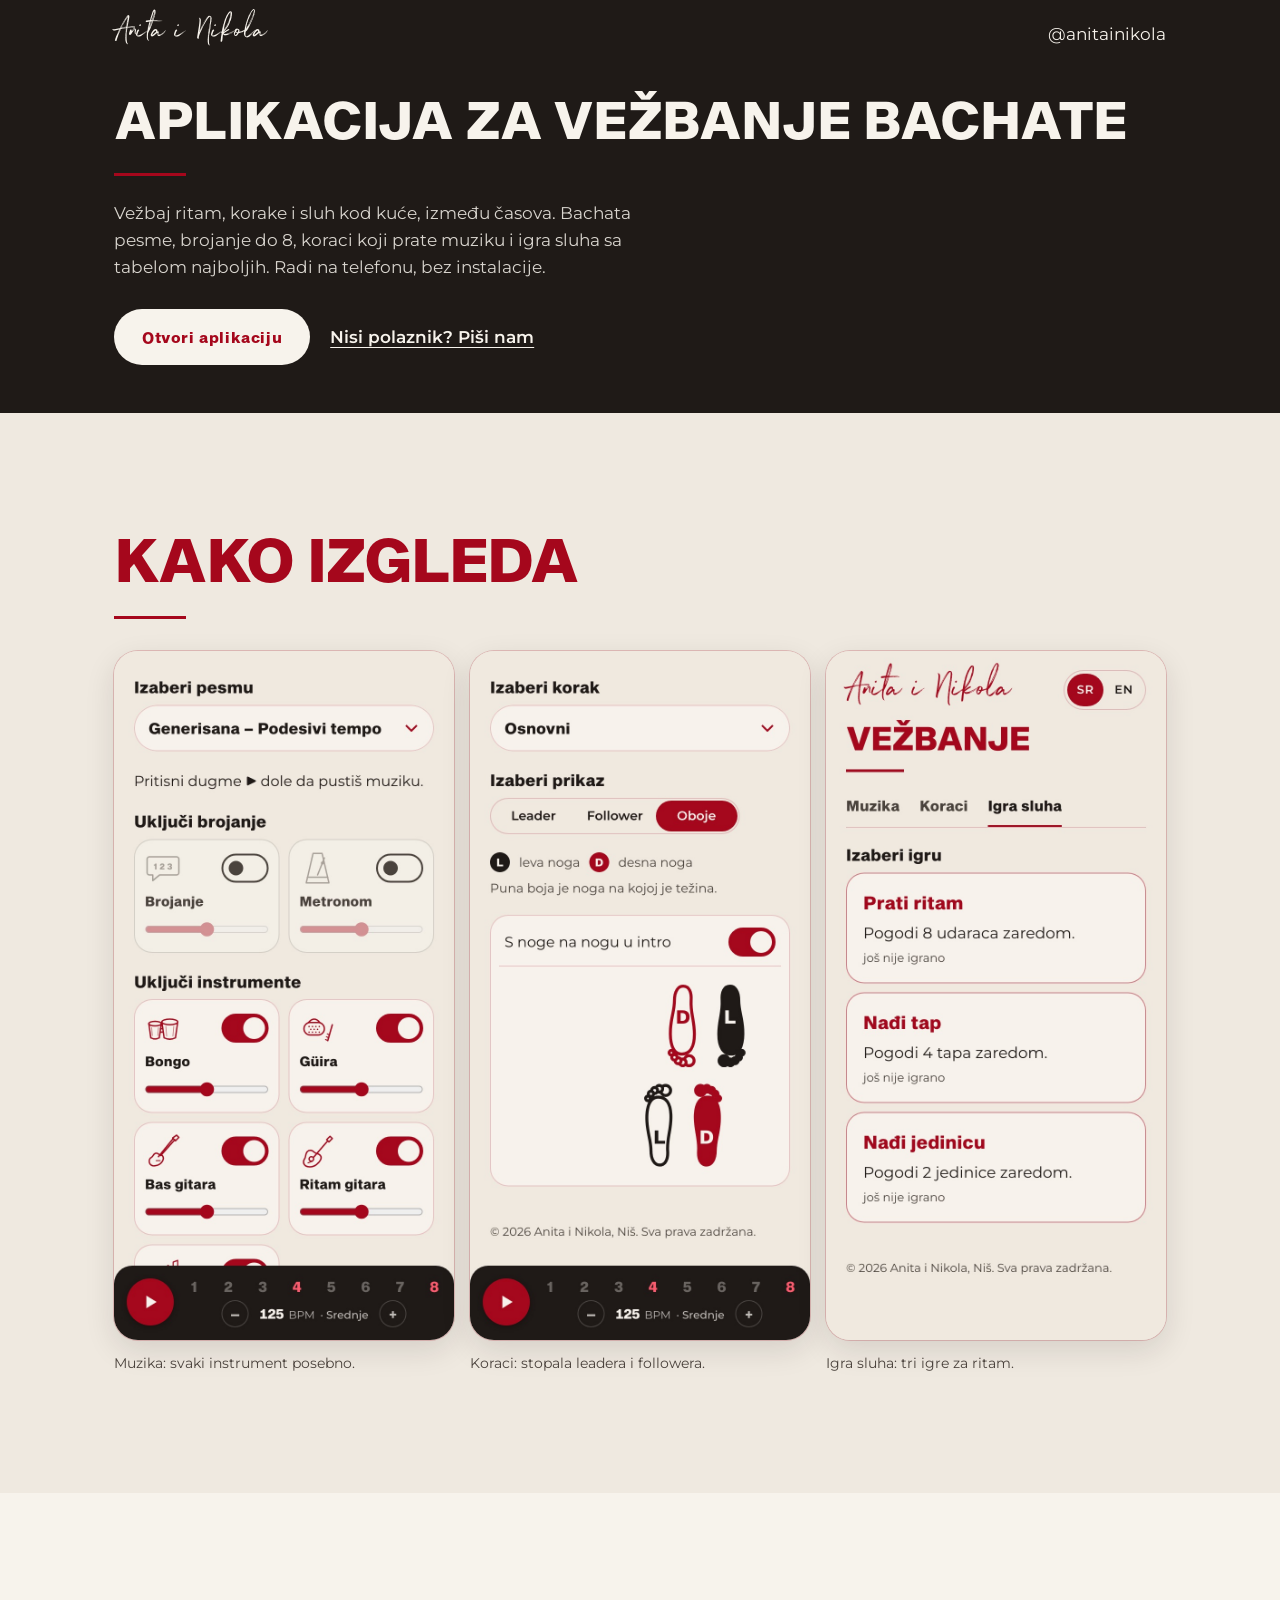
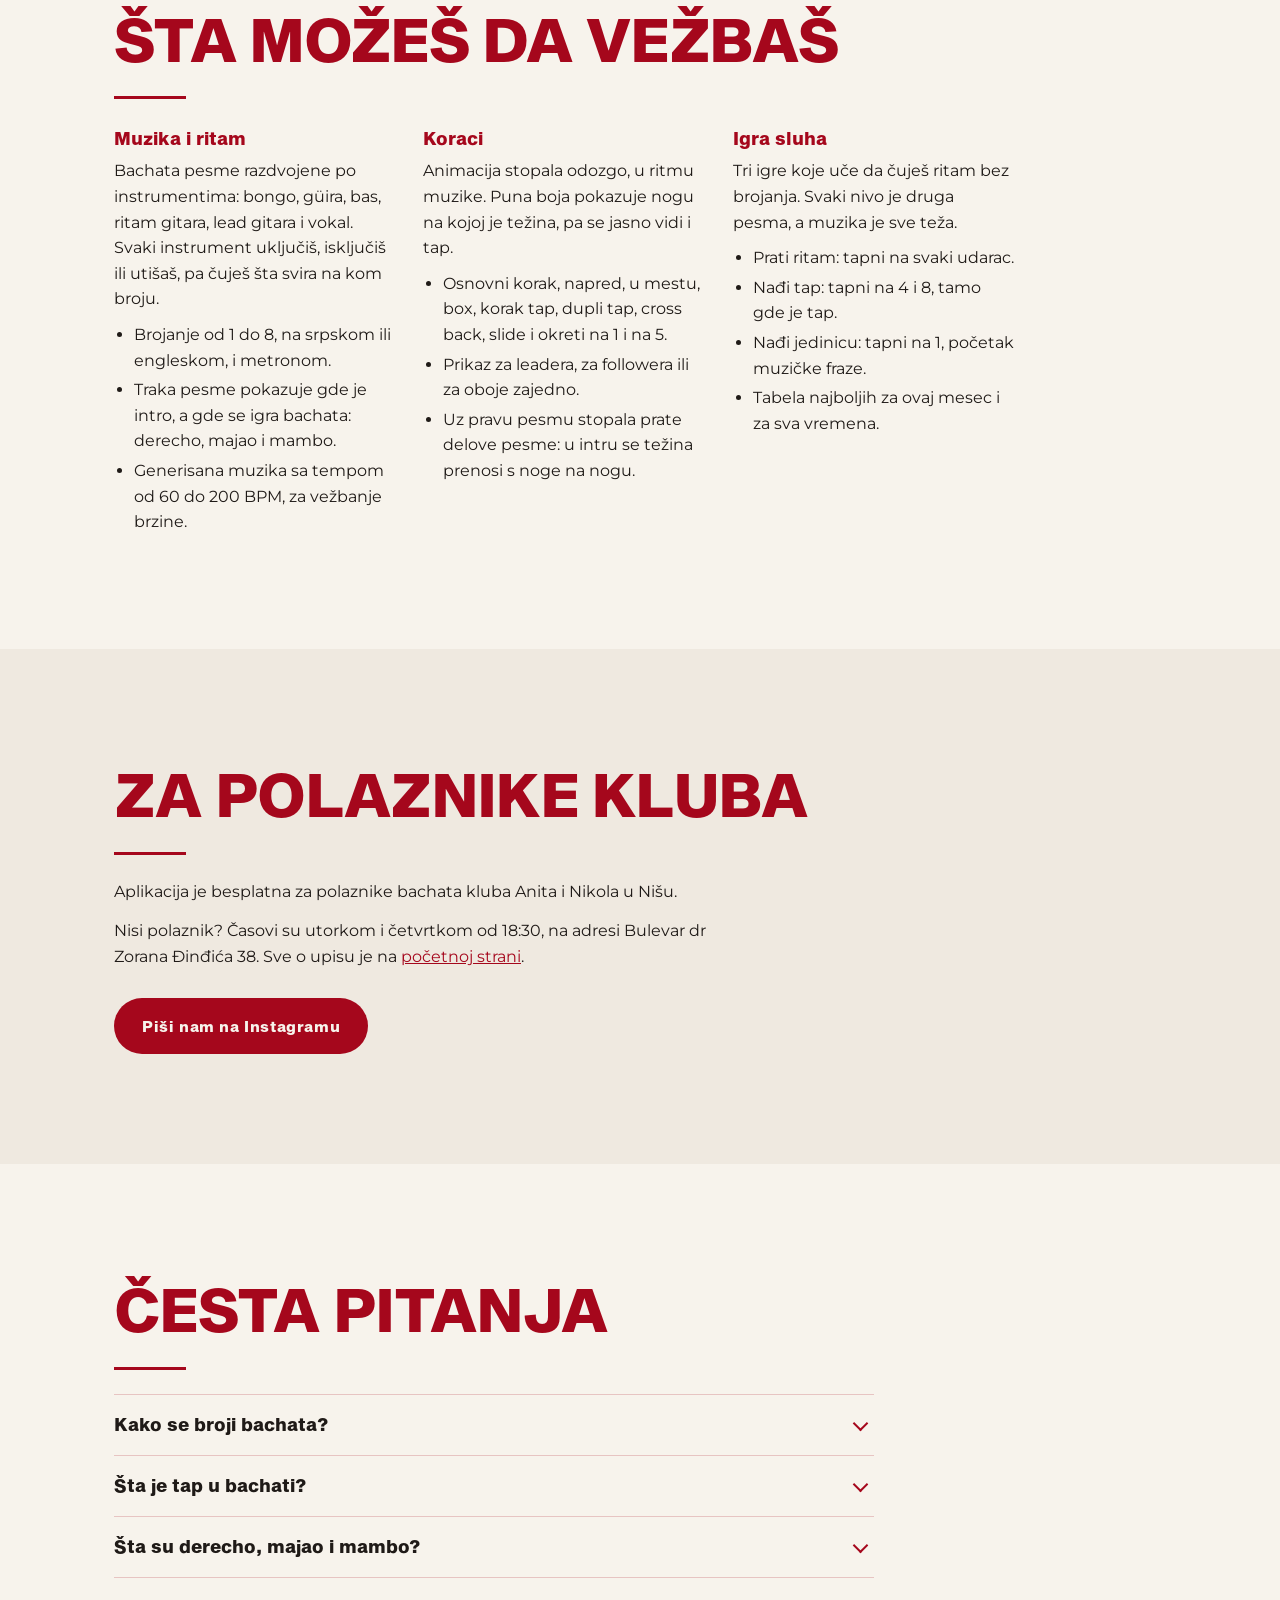
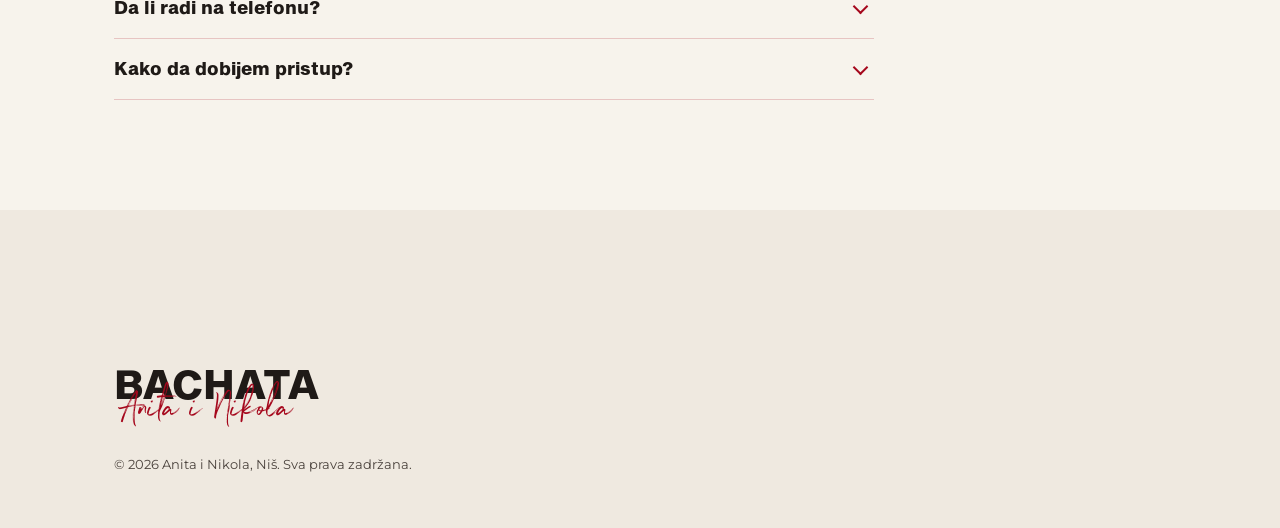
<file: practice/about/index.html>
<!doctype html>
<html lang="sr-Latn" translate="no">
<head>
<meta charset="utf-8">
<meta name="google" content="notranslate">
<meta name="viewport" content="width=device-width, initial-scale=1, viewport-fit=cover">
<title>Vežbanje bachate: ritam, koraci i igra sluha | Anita &amp; Nikola</title>
<meta name="description" content="Aplikacija za vežbanje bachate kod kuće: bachata pesme razdvojene po instrumentima, brojanje do 8, animacija koraka i igra sluha. Za polaznike kluba Anita i Nikola u Nišu.">
<link rel="canonical" href="https://bachatanis.rs/practice/about/">
<meta name="theme-color" content="#1F1A17">

<meta property="og:type" content="website">
<meta property="og:locale" content="sr_RS">
<meta property="og:url" content="https://bachatanis.rs/practice/about/">
<meta property="og:title" content="Vežbanje bachate: ritam, koraci i igra sluha">
<meta property="og:description" content="Bachata pesme po instrumentima, brojanje, koraci i igra sluha. Aplikacija za polaznike Anita &amp; Nikola, Niš.">
<meta property="og:image" content="https://bachatanis.rs/practice/about/img/koraci.jpg">
<meta name="twitter:card" content="summary_large_image">

<link rel="icon" href="/favicon.ico?v=3" sizes="any">
<link rel="icon" type="image/png" sizes="32x32" href="/img/favicon-32.png?v=3">
<link rel="apple-touch-icon" href="/img/apple-touch-icon.png?v=3">

<link rel="preconnect" href="https://fonts.googleapis.com">
<link rel="preconnect" href="https://fonts.gstatic.com" crossorigin>
<link href="https://fonts.googleapis.com/css2?family=Montserrat:wght@400;500;600&family=Sacramento&display=swap" rel="stylesheet">

<script type="application/ld+json">
{
  "@context": "https://schema.org",
  "@graph": [
    {
      "@type": "WebApplication",
      "name": "Vežbanje bachate - Anita & Nikola",
      "url": "https://bachatanis.rs/practice/about/",
      "applicationCategory": "EducationalApplication",
      "operatingSystem": "Web, iOS, Android",
      "inLanguage": ["sr", "en"],
      "description": "Aplikacija za vežbanje bachate: bachata pesme razdvojene po instrumentima, brojanje do 8, animacija koraka i igra sluha.",
      "image": "https://bachatanis.rs/practice/about/img/koraci.jpg",
      "provider": { "@id": "https://bachatanis.rs/#skola" }
    },
    {
      "@type": "BreadcrumbList",
      "itemListElement": [
        { "@type": "ListItem", "position": 1, "name": "Bachata Niš", "item": "https://bachatanis.rs/" },
        { "@type": "ListItem", "position": 2, "name": "Vežbanje", "item": "https://bachatanis.rs/practice/about/" }
      ]
    }
  ]
}
</script>

<link rel="stylesheet" href="/css/site.css?v=11">
<style>
  /* this page only: a dark header band, the phone screenshots and the three parts of the app */
  .top { background: var(--ink); color: var(--paper); padding: calc(18px + env(safe-area-inset-top)) 0 48px; }
  .top-nav { display: flex; justify-content: space-between; align-items: center; gap: 12px; }
  .top-nav a { color: var(--paper); text-decoration: none; }
  .home { font-family: var(--font-script); font-size: 34px; line-height: 1; color: #E3304A; }
  .top h1 { margin: 40px 0 0; font-family: var(--font-display); font-weight: 800; font-size: 34px; line-height: 1.05; letter-spacing: -0.02em; text-transform: uppercase; text-wrap: balance; }
  .top .rule { background: var(--red); }
  .top .lead { color: rgba(247, 243, 236, 0.86); }
  .actions { display: flex; flex-wrap: wrap; gap: 12px 20px; align-items: center; margin-top: 28px; }
  .actions .cta { margin: 0; }
  .top .cta { background: var(--paper); color: var(--red); }
  .top .cta:hover { background: #fff; }
  .link-light { color: var(--paper); text-underline-offset: 4px; font-weight: 600; }
  .shots { list-style: none; margin: 32px 0 0; padding: 0 0 8px; display: grid; grid-auto-flow: column; grid-auto-columns: minmax(220px, 1fr); gap: 16px; overflow-x: auto; scroll-snap-type: x mandatory; }
  .shots li { scroll-snap-align: start; margin: 0; }
  .shots img { width: 100%; height: auto; border-radius: 24px; box-shadow: 0 0 0 1px var(--red-20), 0 10px 30px rgba(31, 26, 23, 0.12); }
  .shots p { margin: 12px 0 0; font-size: 14px; color: var(--ink-600); }
  .parts { display: grid; gap: 28px; margin-top: 28px; max-width: 900px; }
  .parts h3 { margin: 0 0 8px; color: var(--red); }
  .parts p { margin: 0; font-size: 16px; max-width: 40em; }
  .parts ul { margin: 10px 0 0; padding-left: 20px; font-size: 16px; max-width: 40em; }
  .parts li { margin: 4px 0; }
  .members { max-width: 40em; font-size: 16px; }
  .members p { margin: 0 0 14px; }
  @media (min-width: 760px) {
    .top h1 { font-size: 52px; }
    .shots { grid-auto-flow: row; grid-template-columns: repeat(3, 1fr); overflow: visible; }
    .parts { grid-template-columns: repeat(3, 1fr); }
  }
</style>
</head>
<body>

<header class="top">
  <div class="wrap">
    <nav class="top-nav" aria-label="Glavni meni">
      <a class="home" href="/">Anita i Nikola</a>
      <a href="https://www.instagram.com/anitainikola/">@anitainikola</a>
    </nav>
    <h1>Aplikacija za vežbanje bachate</h1>
    <div class="rule"></div>
    <p class="lead">Vežbaj ritam, korake i sluh kod kuće, između časova. Bachata pesme, brojanje do 8, koraci koji prate muziku i igra sluha sa tabelom najboljih. Radi na telefonu, bez instalacije.</p>
    <div class="actions">
      <a class="cta" href="/practice/">Otvori aplikaciju</a>
      <a class="link-light" href="https://ig.me/m/anitainikola">Nisi polaznik? Piši nam</a>
    </div>
  </div>
</header>

<main>
  <section>
    <div class="wrap">
      <h2>Kako izgleda</h2>
      <div class="rule"></div>
      <ul class="shots">
        <li><img src="img/muzika.jpg" alt="Ekran Muzika: izbor pesme, brojanje, metronom i instrumenti koje uključuješ jedan po jedan" width="750" height="1520" loading="lazy"><p>Muzika: svaki instrument posebno.</p></li>
        <li><img src="img/koraci.jpg" alt="Ekran Koraci: osnovni korak bachate, stopala leadera i followera gledano odozgo" width="750" height="1520" loading="lazy"><p>Koraci: stopala leadera i followera.</p></li>
        <li><img src="img/igra.jpg" alt="Ekran Igra sluha: igre Prati ritam, Nađi tap i Nađi jedinicu" width="750" height="1520" loading="lazy"><p>Igra sluha: tri igre za ritam.</p></li>
      </ul>
    </div>
  </section>

  <section class="alt">
    <div class="wrap">
      <h2>Šta možeš da vežbaš</h2>
      <div class="rule"></div>
      <div class="parts">
        <div>
          <h3>Muzika i ritam</h3>
          <p>Bachata pesme razdvojene po instrumentima: bongo, güira, bas, ritam gitara, lead gitara i vokal. Svaki instrument uključiš, isključiš ili utišaš, pa čuješ šta svira na kom broju.</p>
          <ul>
            <li>Brojanje od 1 do 8, na srpskom ili engleskom, i metronom.</li>
            <li>Traka pesme pokazuje gde je intro, a gde se igra bachata: derecho, majao i mambo.</li>
            <li>Generisana muzika sa tempom od 60 do 200 BPM, za vežbanje brzine.</li>
          </ul>
        </div>
        <div>
          <h3>Koraci</h3>
          <p>Animacija stopala odozgo, u ritmu muzike. Puna boja pokazuje nogu na kojoj je težina, pa se jasno vidi i tap.</p>
          <ul>
            <li>Osnovni korak, napred, u mestu, box, korak tap, dupli tap, cross back, slide i okreti na 1 i na 5.</li>
            <li>Prikaz za leadera, za followera ili za oboje zajedno.</li>
            <li>Uz pravu pesmu stopala prate delove pesme: u intru se težina prenosi s noge na nogu.</li>
          </ul>
        </div>
        <div>
          <h3>Igra sluha</h3>
          <p>Tri igre koje uče da čuješ ritam bez brojanja. Svaki nivo je druga pesma, a muzika je sve teža.</p>
          <ul>
            <li>Prati ritam: tapni na svaki udarac.</li>
            <li>Nađi tap: tapni na 4 i 8, tamo gde je tap.</li>
            <li>Nađi jedinicu: tapni na 1, početak muzičke fraze.</li>
            <li>Tabela najboljih za ovaj mesec i za sva vremena.</li>
          </ul>
        </div>
      </div>
    </div>
  </section>

  <section>
    <div class="wrap">
      <h2>Za polaznike kluba</h2>
      <div class="rule"></div>
      <div class="members">
        <p>Aplikacija je besplatna za polaznike bachata kluba Anita i Nikola u Nišu.</p>
        <p>Nisi polaznik? Časovi su utorkom i četvrtkom od 18:30, na adresi Bulevar dr Zorana Đinđića 38. Sve o upisu je na <a href="/">početnoj strani</a>.</p>
      </div>
      <div class="actions">
        <a class="cta" href="https://ig.me/m/anitainikola">Piši nam na Instagramu</a>
      </div>
    </div>
  </section>

  <section class="alt" id="pitanja">
    <div class="wrap">
      <h2>Česta pitanja</h2>
      <div class="rule"></div>
      <div class="faq">
        <details>
          <summary>Kako se broji bachata?</summary>
          <p>Bachata se broji do 8: tri koraka i tap, pa još tri koraka i tap. Tap je na 4 i na 8. U aplikaciji uključi brojanje i prati brojeve na dnu ekrana, a stopala na ekranu Koraci rade isto u ritmu.</p>
        </details>
        <details>
          <summary>Šta je tap u bachati?</summary>
          <p>Tap je dodir podom bez prenosa težine, na brojevima 4 i 8. Igra Nađi tap uči da ga čuješ u muzici, bez brojanja.</p>
        </details>
        <details>
          <summary>Šta su derecho, majao i mambo?</summary>
          <p>To su ritmovi u bachata pesmi. Derecho je osnovni, ravnomerni ritam, majao ima jače akcente i najlakše se broji, a mambo je deo pesme sa najviše energije. Aplikacija ih pokazuje na traci pesme, pa čuješ kad se ritam menja.</p>
        </details>
        <details>
          <summary>Da li radi na telefonu?</summary>
          <p>Da. Aplikacija radi u pregledaču na telefonu i na računaru, bez instalacije. Za igru sluha koristi zvučnik telefona ili slušalice na žicu, jer Bluetooth slušalice kasne.</p>
        </details>
        <details>
          <summary>Kako da dobijem pristup?</summary>
          <p>Upiši se na časove, polaznici dobijaju šifru kluba. Piši nam na Instagramu <a href="https://ig.me/m/anitainikola">@anitainikola</a>.</p>
        </details>
      </div>
    </div>
  </section>
</main>

<footer>
  <div class="wrap">
    <div class="sign">
      <p class="logo"><span class="word">Bachata</span><span class="hand">Anita i Nikola</span></p>
    </div>
    <p class="fine">© 2026 Anita i Nikola, Niš. Sva prava zadržana.</p>
  </div>
</footer>

</body>
</html>
</file>
<file: css/site.css>
@font-face {
  font-family: "Sequel";
  src: url("../fonts/SequelSans-BoldHead.woff2") format("woff2");
  font-weight: 100 600;
  font-display: swap;
}
@font-face {
  font-family: "Sequel";
  src: url("../fonts/SequelSans-HeavyBody.woff2") format("woff2");
  font-weight: 601 800;
  font-display: swap;
}
@font-face {
  font-family: "Northwell";
  src: url("../fonts/Northwell.woff2") format("woff2");
  font-weight: 400;
  font-display: swap;
}

:root {
  --red: #A5071C;
  --red-hover: #C4152C;
  --red-press: #7C0514;
  --red-50: rgba(165, 7, 28, 0.5);
  --red-20: rgba(165, 7, 28, 0.2);
  --cream: #EFE9E0;
  --paper: #F7F3EC;
  --ink: #1F1A17;
  --ink-600: #4A423C;

  --font-display: "Sequel", "Archivo", system-ui, sans-serif;
  --font-body: "Montserrat", system-ui, sans-serif;
  --font-script: "Northwell", "Sacramento", cursive;

  --ease: cubic-bezier(0.22, 0.61, 0.36, 1);
  --dur: 220ms;
  --pad: 22px;
  --max: 1180px;
  --bar-h: 76px;
}

* { box-sizing: border-box; }
html { scroll-behavior: smooth; -webkit-text-size-adjust: 100%; }
body {
  margin: 0;
  background: var(--cream);
  color: var(--ink);
  font-family: var(--font-body);
  font-size: 17px;
  line-height: 1.6;
  -webkit-font-smoothing: antialiased;
  -webkit-tap-highlight-color: transparent;
  padding-bottom: calc(var(--bar-h) + env(safe-area-inset-bottom));
}
img { display: block; max-width: 100%; }
a { color: var(--red); }
:focus-visible { outline: 2px solid var(--red); outline-offset: 3px; }

.wrap { max-width: var(--max); margin: 0 auto; padding: 0 var(--pad); }

h2 {
  font-family: var(--font-display);
  font-weight: 800;
  font-size: 36px;
  text-transform: uppercase;
  letter-spacing: -0.028em;
  line-height: 1.04;
  color: var(--red);
  margin: 0;
  padding-top: 0.08em;
}
h3 {
  font-family: var(--font-display);
  font-weight: 700;
  font-size: 18px;
  line-height: 1.3;
  margin: 0 0 4px;
}
.rule { width: 64px; height: 3px; background: var(--red); margin: 20px 0; }
.lead { font-size: 17px; max-width: 34em; margin: 0; }
.script {
  font-family: var(--font-script);
  font-size: 44px;
  line-height: 1.1;
  color: var(--red);
  margin: 18px 0 0;
}

.cta {
  display: flex;
  align-items: center;
  justify-content: center;
  min-height: 56px;
  margin-top: 26px;
  padding: 0 28px;
  background: var(--red);
  color: var(--paper);
  font-family: var(--font-display);
  font-weight: 700;
  font-size: 15px;
  letter-spacing: 0.04em;
  text-decoration: none;
  text-align: center;
  transition: background var(--dur) var(--ease), color var(--dur) var(--ease);
  border-radius: 999px; /* pill, like the app */
}
.cta:hover { background: var(--red-hover); }
.cta:active { background: var(--red-press); }

.hero {
  position: relative;
  min-height: 100svh;
  display: flex;
  flex-direction: column;
  justify-content: flex-end;
  overflow: hidden;
  background: var(--ink);
  color: var(--paper);
}
.hero-media {
  position: absolute; inset: 0;
  background: var(--ink);
}
.hero-media .poster, .hero-media video {
  position: absolute; inset: 0;
  width: 100%; height: 100%;
  object-fit: cover;
  object-position: center 40%;
}
.hero-media .poster { filter: grayscale(1); transition: filter 900ms var(--ease); }
.hero-media video { opacity: 0; transition: opacity 900ms var(--ease); }
.hero-media.live .poster { filter: none; }
.hero-media.live video { opacity: 1; }
.hero-media::after {
  content: ""; position: absolute; inset: 0;
  background: linear-gradient(180deg,
    rgba(31, 26, 23, 0.35) 0%,
    rgba(31, 26, 23, 0) 22%,
    rgba(31, 26, 23, 0) 42%,
    rgba(31, 26, 23, 0.72) 72%,
    rgba(31, 26, 23, 0.9) 100%);
}
.hero-top {
  position: absolute; z-index: 2; top: 0; left: 0; right: 0;
}
.hero-top .wrap { display: flex; justify-content: flex-end; align-items: center; height: 72px; }
.hero-top nav { display: none; }
.hero-top a { color: var(--paper); text-decoration: none; }
.ig {
  display: inline-flex; align-items: center; gap: 8px;
  min-height: 44px; padding: 0 16px 0 12px;
  border-radius: 999px;
  background: rgba(31, 26, 23, 0.45);
  font-size: 15px; font-weight: 600;
  transition: background var(--dur) var(--ease);
}
.ig svg { width: 22px; height: 22px; flex: none; }
.ig:hover { background: rgba(31, 26, 23, 0.65); }
.hero .wrap.content { position: relative; z-index: 2; width: 100%; padding-bottom: 36px; }

.logo { margin: 0; line-height: 1; }
.logo .word {
  display: block;
  font-family: var(--font-display);
  font-weight: 800;
  font-size: 64px;
  text-transform: uppercase;
  letter-spacing: -0.02em;
  line-height: 0.9;
}
.logo .hand {
  display: block;
  font-family: var(--font-script);
  font-weight: 400;
  font-size: 62px;
  line-height: 1;
  margin: -0.2em 0 0 0.14em;
  white-space: nowrap;
  color: var(--red);
}
.hero .logo .hand { color: #E3304A; font-size: 56px; text-shadow: 0 2px 14px rgba(31, 26, 23, 0.35); }
.hero .tagline { margin: 22px 0 0; font-size: 17px; line-height: 1.55; max-width: 24em; }
.hero .tagline strong { display: block; font-weight: 600; }
.hero .cta { background: var(--paper); color: var(--red); }
.hero .cta:hover { background: #fff; }
.hero .cta:active { background: var(--cream); }
/* the practice app, a quiet link under the main button */
/* the button and the app link under it, centred on the button */
.hero-actions { display: grid; }
.hero-app { justify-self: center; margin-top: 18px; color: var(--paper); font-weight: 600; font-size: 15px; text-underline-offset: 4px; text-decoration-color: rgba(247, 243, 236, 0.5); }
.hero-app:hover { text-decoration-color: var(--paper); }

section { padding: 64px 0; }
.alt { background: var(--paper); }

.notice {
  border-left: 3px solid var(--red);
  padding: 2px 0 2px 16px;
  margin: 28px 0 0;
  max-width: 36em;
  font-size: 16px;
}

.info { list-style: none; padding: 0; margin: 20px 0 0; max-width: 560px; }
.info li {
  display: flex; gap: 16px; align-items: center;
  min-height: 54px; padding: 12px 0;
  border-bottom: 1px solid var(--red-20);
  font-size: 16px; font-weight: 500; line-height: 1.4;
}
.info li:last-child { border-bottom: 0; }
.info svg { width: 22px; height: 22px; flex: none; color: var(--red); }
.info a { color: inherit; text-decoration: underline; text-decoration-color: var(--red-50); text-underline-offset: 3px; }
.info small { display: block; margin-top: 2px; font-size: 14px; font-weight: 400; color: var(--ink-600); }

.overlay { position: relative; overflow: hidden; padding: 0; background: var(--ink); color: var(--paper); }
.overlay .bg {
  width: 100%; height: auto; aspect-ratio: 1125 / 1350;
  object-fit: cover; object-position: center 60%;
  -webkit-mask-image: linear-gradient(180deg, #000 0%, #000 38%, rgba(0,0,0,.72) 56%, rgba(0,0,0,.3) 76%, transparent 96%);
          mask-image: linear-gradient(180deg, #000 0%, #000 38%, rgba(0,0,0,.72) 56%, rgba(0,0,0,.3) 76%, transparent 96%);
}
.overlay .wrap { position: relative; z-index: 2; margin-top: -58vw; padding-bottom: 64px; }
.overlay h2, .overlay h3 { color: var(--paper); }
.overlay .rule { background: var(--paper); }

.points { list-style: none; padding: 0; margin: 24px 0 0; display: grid; gap: 20px; }
.points li { padding-left: 18px; border-left: 2px solid rgba(247, 243, 236, 0.35); }
.points p { margin: 0; font-size: 16px; color: rgba(247, 243, 236, 0.86); }

.veil { position: relative; overflow: hidden; padding-top: 0; }
.veil .photo {
  width: 100%; height: auto; aspect-ratio: 1 / 1.1;
  object-fit: cover; object-position: center 30%;
  -webkit-mask-image: linear-gradient(180deg, #000 55%, rgba(0,0,0,.5) 80%, transparent 100%);
          mask-image: linear-gradient(180deg, #000 55%, rgba(0,0,0,.5) 80%, transparent 100%);
}
.veil .wrap { position: relative; margin-top: -96px; }
.veil .script { margin-top: 40px; }

.stats { display: grid; grid-template-columns: repeat(3, 1fr); gap: 12px; margin-top: 28px; }
.stat { display: flex; flex-direction: column; align-items: flex-start; gap: 6px; }
.stat .n { font-family: var(--font-script); font-size: 48px; line-height: 1; color: var(--red); }
.stat .d { display: none; flex: none; width: 2px; height: 44px; background: var(--red-50); }
.stat .l { font-size: 13px; font-weight: 500; line-height: 1.34; }
.about { margin: 22px 0 0; font-size: 16px; max-width: 36em; }

.faq { margin-top: 24px; max-width: 760px; }
.faq details { border-bottom: 1px solid var(--red-20); }
.faq details:first-child { border-top: 1px solid var(--red-20); }
.faq summary {
  cursor: pointer; list-style: none;
  min-height: 60px; display: flex; align-items: center;
  padding: 14px 40px 14px 0; position: relative;
  font-family: var(--font-display); font-weight: 700; font-size: 17px; line-height: 1.3;
}
.faq summary::-webkit-details-marker { display: none; }
.faq summary::after {
  content: ""; position: absolute; right: 8px; top: 50%;
  width: 9px; height: 9px; margin-top: -7px;
  border-right: 2px solid var(--red); border-bottom: 2px solid var(--red);
  transform: rotate(45deg); transition: transform var(--dur) var(--ease);
}
.faq details[open] summary::after { transform: rotate(-135deg); margin-top: -2px; }
.faq details p { margin: 0 0 20px; max-width: 40em; font-size: 16px; }

footer { padding: 64px 0 32px; }
.contact { display: grid; gap: 20px; margin-top: 24px; }
.contact a { text-decoration: none; }
.contact p { margin: 0; }
.sign { margin-top: 56px; color: var(--ink); }
.sign .logo .word { font-size: 40px; }
.sign .logo .hand { font-size: 40px; }
.fine { margin-top: 20px; font-size: 13px; color: var(--ink-600); }

.bar {
  position: fixed; z-index: 10; left: 0; right: 0; bottom: 0;
  padding: 10px var(--pad) calc(10px + env(safe-area-inset-bottom));
  background: rgba(239, 233, 224, 0.96);
  border-top: 1px solid var(--red-20);
  transform: translateY(110%);
  transition: transform var(--dur) var(--ease);
}
.bar.show { transform: none; }
.bar .cta { margin: 0; }

@media (prefers-reduced-motion: reduce) {
  html { scroll-behavior: auto; }
  .hero-media video { display: none; }
  .hero-media .poster { filter: none; }
}

@media (min-width: 600px) {
  :root { --pad: 40px; }
  h2 { font-size: 46px; }
    .logo .word { font-size: 96px; }
  .logo .hand { font-size: 92px; }
  .hero .logo .hand { font-size: 84px; }
  .cta { display: inline-flex; }
  .hero-actions { width: max-content; max-width: 100%; }
  .bar .cta { display: flex; }
  .stats { display: flex; flex-wrap: wrap; gap: 26px 40px; }
  .stat { flex-direction: row; align-items: center; gap: 14px; }
  .stat .d { display: block; }
  .stat .n { font-size: 58px; }
  .stat .l { font-size: 14px; }
  .contact { grid-template-columns: repeat(3, 1fr); }
}

@media (min-width: 960px) {
  :root { --pad: 64px; --bar-h: 0px; }
  body { padding-bottom: 0; }
  .bar { display: none; }

  .hero {
    min-height: min(100vh, 900px);
    justify-content: center;
    background: var(--cream);
    color: var(--ink);
  }
  .hero .logo .hand { color: var(--red); text-shadow: none; font-size: clamp(80px, 6.3vw, 104px); }
  .hero-media { left: auto; width: 44%; }
  .hero-media::after { display: none; }
  .hero-top { right: 44%; }
  .hero-top .wrap { justify-content: space-between; height: 84px; max-width: none; margin: 0; padding-left: max(var(--pad), calc((100vw - var(--max)) / 2 + var(--pad))); }
  .hero-top nav { display: flex; gap: 30px; }
  .hero-top nav a { color: var(--ink); font-size: 15px; font-weight: 500; transition: color var(--dur) var(--ease); }
  .hero-top nav a:hover { color: var(--red); }
  .ig { color: var(--ink) !important; background: transparent; padding: 0; }
  .ig:hover { background: transparent; color: var(--red) !important; }
  .hero .wrap.content { padding-top: 84px; padding-bottom: 84px; }
  .hero .wrap.content > div { max-width: 50%; }
  .logo .word { font-size: clamp(84px, 6.6vw, 108px); }
  .logo .hand { font-size: clamp(80px, 6.3vw, 104px); }
  .hero .tagline { color: var(--ink); font-size: 19px; margin-top: 30px; }
  .hero .cta { background: var(--red); color: var(--paper); }
  .hero-app { color: var(--red); text-decoration-color: var(--red-50); }
  .hero-app:hover { text-decoration-color: var(--red); }
  .hero .cta:hover { background: var(--red-hover); }
  .hero .cta:active { background: var(--red-press); }

  section { padding: 110px 0; }
  h2 { font-size: 60px; }
    .rule { width: 72px; margin: 26px 0 24px; }
  .script { font-size: 54px; }

  .info li { font-size: 17px; }

  .overlay .bg {
    position: absolute; top: 0; right: 0; bottom: 0; width: 60%; height: 100%; aspect-ratio: auto;
    -webkit-mask-image: linear-gradient(90deg, transparent 0%, rgba(0,0,0,.5) 16%, #000 36%);
            mask-image: linear-gradient(90deg, transparent 0%, rgba(0,0,0,.5) 16%, #000 36%);
  }
  .overlay .wrap { margin-top: 0; padding-top: 120px; padding-bottom: 120px; min-height: 760px; display: flex; align-items: center; }
  .overlay .inner { max-width: 480px; }

  .veil { padding-top: 110px; }
  .veil .photo {
    position: absolute; top: 0; right: 0; bottom: 0; width: 52%; height: 100%; aspect-ratio: auto;
    object-position: center 30%;
    -webkit-mask-image: linear-gradient(90deg, transparent 0%, rgba(0,0,0,.5) 18%, #000 40%);
            mask-image: linear-gradient(90deg, transparent 0%, rgba(0,0,0,.5) 18%, #000 40%);
  }
  .veil .wrap { margin-top: 0; }
  .veil .inner { max-width: 520px; }
  .about { font-size: 17px; }

  .faq summary { font-size: 18px; }
  footer { padding: 100px 0 40px; }
}

.sr-only {
  position: absolute; width: 1px; height: 1px; overflow: hidden;
  clip: rect(0 0 0 0); clip-path: inset(50%); white-space: nowrap;
}

.hero-top .wrap { justify-content: space-between; gap: 12px; }
.lang {
  display: inline-flex; align-items: center; gap: 2px;
  min-height: 44px; padding: 4px;
  border-radius: 999px;
  background: rgba(31, 26, 23, 0.45);
}
.hero-top .lang a {
  display: flex; align-items: center; justify-content: center;
  min-width: 40px; height: 36px; padding: 0 10px;
  border-radius: 999px;
  font-size: 13px; font-weight: 600; letter-spacing: 0.06em;
  color: rgba(247, 243, 236, 0.85);
  transition: background var(--dur) var(--ease), color var(--dur) var(--ease);
}
.hero-top .lang a:hover { color: var(--paper); }
.hero-top .lang a[aria-current="page"] { background: var(--paper); color: var(--red); }

@media (min-width: 960px) {
  .hero-top nav { margin-right: auto; gap: 24px; }
  .hero-top nav a { white-space: nowrap; }
  .lang { background: transparent; box-shadow: inset 0 0 0 1px var(--red-20); min-height: 40px; }
  .hero-top .lang a { color: var(--ink); height: 32px; }
  .hero-top .lang a:hover { color: var(--red); }
  .hero-top .lang a[aria-current="page"] { background: var(--red); color: var(--paper); }
}
</file>
<file: practice/css/app.css>
html { touch-action: manipulation; } /* no double-tap zoom on iPhone */
@font-face {
  font-family: "Sequel";
  src: url("../fonts/SequelSans-BoldHead.woff2") format("woff2");
  font-weight: 100 600;
  font-display: swap;
}
@font-face {
  font-family: "Sequel";
  src: url("../fonts/SequelSans-HeavyBody.woff2") format("woff2");
  font-weight: 601 800;
  font-display: swap;
}
@font-face {
  font-family: "Northwell";
  src: url("../fonts/Northwell.woff2") format("woff2");
  font-weight: 400;
  font-display: swap;
}

:root {
  --red: #A5071C;
  --red-hover: #C4152C;
  --red-press: #7C0514;
  --green: #1E7A3C; /* a hit in the game */
  --red-50: rgba(165, 7, 28, 0.5);
  --red-12: rgba(165, 7, 28, 0.12);
  --red-20: rgba(165, 7, 28, 0.2);
  --cream: #EFE9E0;
  --paper: #F7F3EC;
  --ink: #1F1A17;
  --ink-600: #4A423C;
  --ink-15: rgba(31, 26, 23, 0.15);

  --font-display: "Sequel", "Archivo", system-ui, sans-serif;
  --font-body: "Montserrat", system-ui, -apple-system, "Segoe UI", sans-serif;
  --font-script: "Northwell", "Sacramento", cursive;

  --ease: cubic-bezier(0.22, 0.61, 0.36, 1);
  --dur: 220ms;
  --pad: 22px;
  --max: 1180px;
  --transport-h: 96px;
}

* { box-sizing: border-box; }
html { -webkit-text-size-adjust: 100%; }
body {
  margin: 0;
  background: var(--cream);
  color: var(--ink);
  font-family: var(--font-body);
  font-size: 17px;
  line-height: 1.6;
  -webkit-font-smoothing: antialiased;
  -webkit-tap-highlight-color: transparent;
  padding-bottom: calc(var(--transport-h) + env(safe-area-inset-bottom) + 12px);
}
body[data-screen="test"] { padding-bottom: calc(24px + env(safe-area-inset-bottom)); }
button, input { font: inherit; color: inherit; }
button { cursor: pointer; }
:focus-visible { outline: 2px solid var(--red); outline-offset: 3px; }
[hidden] { display: none !important; }

/* ------------------------------------------------------------ header */
.top-inner {
  max-width: var(--max);
  margin: 0 auto;
  padding: calc(14px + env(safe-area-inset-top)) var(--pad) 0;
  display: grid;
  grid-template-columns: 1fr;
  gap: 2px;
}
.top-row { display: flex; align-items: center; justify-content: space-between; gap: 12px; min-height: 58px; }
.lang {
  display: inline-flex; align-items: center; gap: 2px;
  padding: 4px;
  border-radius: 999px;
  box-shadow: inset 0 0 0 1px var(--red-20);
}
.lang button {
  border: 0; background: none;
  min-width: 40px; height: 36px; padding: 0 10px;
  border-radius: 999px;
  font-size: 13px; font-weight: 600; letter-spacing: 0.06em;
  color: var(--ink);
  transition: background var(--dur) var(--ease), color var(--dur) var(--ease);
}
.lang button:hover { color: var(--red); }
.lang button[aria-pressed="true"] { background: var(--red); color: var(--paper); }
/* the handwritten name, same as .logo .hand on the site */
.wordmark {
  display: inline-flex;
  align-items: center;
  min-height: 44px;
  padding-top: 0.2em; /* the script sits high in its line box */
  font-family: var(--font-script);
  font-weight: 400;
  font-size: 42px;
  line-height: 1;
  white-space: nowrap;
  color: var(--red);
  text-decoration: none;
  transition: color var(--dur) var(--ease);
}
.wordmark:hover { color: var(--red-hover); }
.wordmark:active { color: var(--red-press); }
.title {
  margin: 0;
  font-family: var(--font-display);
  font-weight: 800;
  font-size: 36px;
  line-height: 1.04;
  letter-spacing: -0.028em;
  text-transform: uppercase;
  color: var(--red);
  padding-top: 0.08em;
}
.rule { width: 64px; height: 3px; background: var(--red); margin: 14px 0 0; }
.tabs {
  display: flex;
  gap: 22px;
  margin-top: 12px;
  border-bottom: 1px solid var(--red-20);
  overflow-x: auto;
  scrollbar-width: none;
}
.tabs button {
  background: none;
  border: 0;
  padding: 10px 0 9px;
  font-family: var(--font-display);
  font-weight: 700;
  font-size: 16px;
  color: var(--ink-600);
  border-bottom: 3px solid transparent;
  margin-bottom: -1px;
  white-space: nowrap;
  transition: color var(--dur) var(--ease), border-color var(--dur) var(--ease);
}
.tabs button:hover { color: var(--red); }
.tabs button[aria-selected="true"] { color: var(--ink); border-bottom-color: var(--red); }

main { max-width: var(--max); margin: 0 auto; padding: 18px var(--pad) 0; }

/* ------------------------------------------------------------ shared controls */
.field { margin: 0 0 20px; }
.field-label {
  display: block;
  font-family: var(--font-display);
  font-weight: 700;
  font-size: 18px;
  line-height: 1.3;
  margin: 0 0 8px;
  color: var(--ink);
}
.field-help { margin: 8px 0 0; font-size: 14px; color: var(--ink-600); max-width: 36em; }
.check { display: flex; align-items: center; gap: 10px; margin-top: 14px; font-size: 16px; color: var(--ink); cursor: pointer; }
.check input { width: 20px; height: 20px; margin: 0; accent-color: var(--red); flex: none; }
.check + .field-help { margin-top: 4px; }
.song-rhythm { display: flex; flex-wrap: wrap; align-items: baseline; gap: 4px 12px; margin: 14px 0 0; }
.song-rhythm b { font-family: var(--font-display); font-weight: 700; font-size: 28px; line-height: 1.15; color: var(--red); }
.song-rhythm span { font-size: 15px; color: var(--ink); }
.play-hint { margin: 0 0 20px; font-size: 16px; color: var(--ink); }

.seg {
  position: relative;
  display: inline-grid;
  grid-auto-flow: column;
  grid-auto-columns: 1fr;
  max-width: 100%;
  padding: 3px;
  border-radius: 999px;
  box-shadow: inset 0 0 0 1px var(--red-20);
  isolation: isolate;
}
.seg-ind {
  position: absolute;
  top: 0; left: 0;
  border-radius: 999px;
  background: var(--red);
  z-index: -1;
  transition: transform var(--dur) var(--ease), width var(--dur) var(--ease), opacity 120ms linear;
  pointer-events: none;
}
.seg button {
  border: 0;
  background: none;
  border-radius: 999px;
  padding: 6px 14px;
  min-height: 34px; /* compact: as wide as the labels, not the screen (owner) */
  font-size: 14px;
  font-weight: 600;
  line-height: 1.2;
  color: var(--ink);
  white-space: nowrap;
  transition: color 200ms var(--ease);
  -webkit-tap-highlight-color: transparent;
}
.seg button:hover:not([aria-checked="true"]) { color: var(--red); }
.seg button[aria-checked="true"] { color: var(--paper); }

/* big dropdown (step picker) */
.pick {
  -webkit-appearance: none;
  appearance: none;
  width: 100%;
  max-width: 420px;
  font: inherit;
  font-family: var(--font-display);
  font-weight: 700;
  font-size: 17px;
  color: var(--ink);
  background: var(--paper) url("data:image/svg+xml,%3Csvg xmlns='http://www.w3.org/2000/svg' width='14' height='8'%3E%3Cpath d='M1 1l6 6 6-6' fill='none' stroke='%23A5071C' stroke-width='2'/%3E%3C/svg%3E") no-repeat right 18px center;
  border: 0;
  box-shadow: inset 0 0 0 1px var(--red-20);
  border-radius: 0;
  padding: 12px 48px 12px 16px;
  min-height: 50px;
  cursor: pointer;
}
.pick:hover { box-shadow: inset 0 0 0 1px var(--red-50); }


input[type="range"] { accent-color: var(--red); width: 100%; min-height: 32px; }

.range-row { display: grid; grid-template-columns: auto 1fr; gap: 12px; align-items: center; margin-top: 10px; font-size: 14px; color: var(--ink-600); max-width: 360px; }
.check { display: flex; gap: 10px; align-items: center; margin-top: 6px; font-size: 15px; min-height: 40px; }
.check input { width: 20px; height: 20px; accent-color: var(--red); margin: 0; }

.hint { font-size: 13px; color: var(--ink-600); margin: 24px 0 0; }
.lead { font-size: 17px; max-width: 34em; margin: 0 0 22px; }

.cta {
  display: inline-flex;
  align-items: center;
  justify-content: center;
  border: 0;
  border-radius: 0;
  background: var(--red);
  color: var(--paper);
  font-family: var(--font-display);
  font-weight: 700;
  font-size: 15px;
  letter-spacing: 0.04em;
  padding: 0 28px;
  min-height: 56px;
  transition: background var(--dur) var(--ease), color var(--dur) var(--ease);
}
.cta:hover { background: var(--red-hover); }
.cta:active { background: var(--red-press); }

.btn-quiet {
  border: 0;
  background: none;
  padding: 10px 0;
  font-weight: 600;
  font-size: 15px;
  color: var(--red);
  text-decoration: underline;
  text-underline-offset: 3px;
  text-decoration-thickness: 1px;
}
.btn-quiet:hover { color: var(--red-hover); }

.h2 {
  font-family: var(--font-display);
  font-weight: 800;
  font-size: 26px;
  text-transform: uppercase;
  letter-spacing: -0.028em;
  line-height: 1.04;
  color: var(--red);
  margin: 0 0 14px;
}

/* ------------------------------------------------------------ RITAM */
.ritam-grid { display: grid; grid-template-columns: minmax(0, 1fr); gap: 8px; }

/* instrument cards: 2 per row, rounded, a switch to mute / unmute */
.tiles { display: grid; grid-template-columns: repeat(2, minmax(0, 1fr)); gap: 10px; }
.tile {
  background: var(--paper);
  box-shadow: inset 0 0 0 1px var(--red-20);
  display: flex; flex-direction: column;
  min-width: 0;
  padding-bottom: 6px;
  transition: background var(--dur) var(--ease), box-shadow var(--dur) var(--ease);
}
.tile-head {
  display: grid;
  grid-template-columns: 44px minmax(0, 1fr) auto;
  align-items: center;
  column-gap: 10px;
  padding: 14px 14px 8px;
  cursor: pointer;
  user-select: none;
  -webkit-user-select: none;
}
.tile-icon { width: 44px; height: 44px; color: var(--red); transition: color var(--dur) var(--ease), opacity var(--dur) var(--ease); }
.tile-icon svg { width: 100%; height: 100%; display: block; }
.tile-name { min-width: 0; overflow-wrap: anywhere; font-family: var(--font-display); font-weight: 700; font-size: 15px; line-height: 1.15; }
.tile .tile-vol { margin: auto 14px 4px; width: auto; min-width: 0; }

/* a setting with its switch on the right */
.switch-row { display: flex; align-items: center; justify-content: space-between; gap: 12px; padding: 4px 6px 10px; border-bottom: 1px solid var(--red-20); font-size: 16px; color: var(--ink); cursor: pointer; user-select: none; -webkit-user-select: none; }
.switch-row:active .switch-thumb { width: 26px; height: 26px; margin-top: -13px; }

/* Material-style switch */
.switch {
  position: relative;
  flex: none;
  width: 52px; height: 32px;
  border-radius: 999px;
  border: 2px solid var(--ink-600);
  background: transparent;
  padding: 0;
  transition: background var(--dur) var(--ease), border-color var(--dur) var(--ease);
}
.switch-thumb {
  position: absolute;
  top: 50%; left: 6px;
  width: 16px; height: 16px;
  margin-top: -8px;
  border-radius: 50%;
  background: var(--ink-600);
  transition: transform var(--dur) var(--ease), width var(--dur) var(--ease), height var(--dur) var(--ease), margin var(--dur) var(--ease), background var(--dur) var(--ease);
}
.switch[aria-checked="true"] { background: var(--red); border-color: var(--red); }
.switch[aria-checked="true"] .switch-thumb { width: 24px; height: 24px; margin-top: -12px; transform: translateX(16px); background: var(--paper); }
.tile-head:active .switch-thumb { width: 26px; height: 26px; margin-top: -13px; }

@media (max-width: 600px) {
  /* narrow cards: icon and switch on top, the name below on its own line */
  .tile-head { grid-template-columns: 40px minmax(0, 1fr) auto; grid-template-areas: "icon . switch" "name name name"; row-gap: 8px; padding: 12px 12px 6px; }
  .tile-icon { grid-area: icon; width: 40px; height: 40px; }
  .tile-head .switch { grid-area: switch; }
  .tile-name { grid-area: name; overflow-wrap: normal; }
  .tile .tile-vol { margin-left: 12px; margin-right: 12px; }
}
.tile.is-off { background: rgba(247, 243, 236, 0.5); box-shadow: inset 0 0 0 1px var(--ink-15); }
.tile.is-off .tile-icon { color: var(--ink-600); opacity: 0.45; }
.tile.is-off .tile-name { color: var(--ink-600); }
.tile.is-off .tile-vol { opacity: 0.4; }

/* lanes */
.lanes-wrap { margin-top: 28px; overflow-x: auto; }
.lanes { display: grid; gap: 2px; }
.lane { display: grid; grid-template-columns: 46px repeat(16, minmax(0, 1fr)); gap: 2px; align-items: stretch; }
.lane-name { font-size: 11px; font-weight: 600; align-self: center; }
.lane-cell {
  height: 26px;
  background: var(--paper);
  display: flex;
  align-items: center;
  justify-content: center;
}
.lane-cell:nth-child(8n+2) { box-shadow: inset 2px 0 0 var(--ink-15); }
.lane-head .lane-cell { background: none; height: 22px; font-family: var(--font-display); font-weight: 700; font-size: 12px; }
.lane-head .lane-cell.is-and { color: var(--ink-15); font-size: 8px; font-weight: 500; }
.lane-head .lane-cell:nth-child(8), .lane-head .lane-cell:nth-child(16) { color: var(--red); }
.lane-cell i { display: block; width: 52%; height: 52%; background: var(--ink); }
.lane-cell i.is-accent { background: var(--red); }
.lane-cell.is-now { background: var(--ink-15); }
.lane-head .lane-cell.is-now { background: var(--red); color: var(--paper); }
.lane.is-silent .lane-cell i { background: var(--ink-15); }
.lane.is-silent .lane-name { color: var(--ink-600); }

/* ------------------------------------------------------------ KORACI */
.koraci-grid { display: grid; grid-template-columns: minmax(0, 1fr); gap: 18px; }
.legend { display: flex; flex-wrap: wrap; align-items: center; gap: 6px 10px; margin: 12px 0 0; font-size: 14px; color: var(--ink-600); }
.legend-foot {
  display: inline-grid; place-items: center;
  width: 22px; height: 22px;
  font-family: var(--font-display); font-weight: 700; font-size: 12px;
  color: var(--paper);
}
.legend-L { background: var(--ink); }
.legend-D { background: var(--red); }
.legend-note { flex-basis: 100%; }

.stage { background: var(--paper); box-shadow: inset 0 0 0 1px var(--red-20); padding: 10px; display: grid; gap: 8px; }
.readout { display: flex; align-items: flex-end; min-height: 56px; }
.readout-text { display: grid; gap: 2px; font-size: 20px; font-weight: 600; }
.readout-text .is-tap { color: var(--red); }
.readout-text b { font-family: var(--font-display); font-weight: 700; font-size: 13px; color: var(--ink-600); margin-right: 4px; }
.readout-idle { color: var(--ink-600); font-weight: 500; }

.feet { width: 100%; height: auto; max-height: 56vh; display: block; } /* aspect ratio set by feet.js from the step */
.foot-sole { fill: var(--paper); stroke-width: 0.045; }
.foot-L .foot-sole { stroke: var(--ink); }
.foot-D .foot-sole { stroke: var(--red); }
.foot-L.is-weighted .foot-sole { fill: var(--ink); }
.foot-D.is-weighted .foot-sole { fill: var(--red); }
.foot-ghost { display: none; fill: none; stroke-width: 0.025; stroke-dasharray: 0.05 0.05; opacity: 0.55; }
.foot-L.is-on-ball .foot-sole { fill: var(--ink); fill-opacity: 0.4; }
.foot-D.is-on-ball .foot-sole { fill: var(--red); fill-opacity: 0.4; }
.foot.is-on-ball .foot-ghost { display: inline; }
.foot-L .foot-ghost { stroke: var(--ink); }
.foot-D .foot-ghost { stroke: var(--red); }
.foot-letter { font-family: var(--font-display); font-weight: 700; font-size: 0.28px; fill: var(--ink); }
.foot-D .foot-letter { fill: var(--red); }
.foot.is-weighted .foot-letter { fill: var(--paper); }
.foot.is-lifted .foot-body { opacity: 0.8; }
.foot-ring { fill: none; stroke: var(--red); stroke-width: 0.06; opacity: 0; }
.person-pratilja .foot-sole { stroke-dasharray: none; }
.role-name { font-family: var(--font-body); font-size: 0.13px; font-weight: 400; fill: var(--ink-600); opacity: 0.55; }

/* ------------------------------------------------------------ TEST */
.text-input {
  width: 100%;
  max-width: 360px;
  border: 0;
  box-shadow: inset 0 0 0 1px var(--red-20); /* the same outline as the pickers */
  background: var(--paper);
  padding: 12px 12px 11px;
  font-size: 17px;
}
.text-input:focus-visible { outline-offset: 2px; }

.run-title { font-family: var(--font-display); font-weight: 800; font-size: 26px; text-transform: uppercase; letter-spacing: -0.028em; color: var(--red); margin: 0; line-height: 1.04; }
body.is-game .top, body.is-game .history, body.is-game .fine, body.is-game .run-instr { display: none; }
body.is-game main { padding-top: 12px; padding-bottom: 12px; }
body.is-game { padding-bottom: 0; }
body.is-game .test-run { display: flex; flex-direction: column; height: calc(100vh - 24px); height: calc(100dvh - 24px); }
body.is-game .run-title { font-size: 20px; }
/* under the game's name: "Nivo 3 · 120 BPM" */
.run-sub { margin: 2px 0 0; font-size: 15px; font-weight: 600; color: var(--ink-600); font-variant-numeric: tabular-nums; }
body.is-game .run-sub { font-size: 14px; }
body.is-game .tap-pad { flex: 1; height: auto; min-height: 0; }
.run-instr { margin: 8px 0 14px; font-size: 17px; max-width: 30em; }
.run-status { display: flex; justify-content: space-between; align-items: center; margin: 14px 0 4px; font-size: 14px; font-weight: 600; color: var(--ink-600); font-variant-numeric: tabular-nums; min-height: 1.5em; }
.tap-fb { margin: 0 0 12px; min-height: 1.4em; font-family: var(--font-display); font-weight: 700; font-size: 22px; text-align: center; font-variant-numeric: tabular-nums; }
.tap-fb.is-hit { color: var(--green); }
.tap-fb.is-miss { color: var(--red); }
.tap-fb.is-faded { opacity: 0; transition: opacity 300ms; } /* the text goes away a moment after the tap */
/* the streak: one dot per hit needed */
.streak-dots { display: flex; flex-wrap: wrap; gap: 8px; }
.streak-dots i { width: 16px; height: 16px; border-radius: 50%; box-shadow: inset 0 0 0 2px var(--red-20); transition: background 120ms; }
.streak-dots i.is-on { background: var(--green); box-shadow: none; }

.tap-pad {
  display: flex;
  flex-direction: column;
  align-items: center;
  justify-content: center;
  width: 100%;
  height: min(46vh, 380px);
  border: 0;
  background: var(--paper);
  box-shadow: inset 0 0 0 2px var(--red-20);
  color: var(--ink);
  font-family: var(--font-display);
  font-weight: 800;
  font-size: clamp(44px, 13vw, 88px);
  text-transform: uppercase;
  letter-spacing: -0.03em;
  line-height: 1;
  touch-action: manipulation;
  user-select: none;
  -webkit-user-select: none;
  margin-bottom: 8px;
}
.tap-pad b { font-weight: inherit; }
.tap-pad span { font-family: var(--font-body); font-weight: 500; font-size: 14px; text-transform: none; letter-spacing: 0; margin-top: 10px; opacity: 0.8; }
/* a short flash, so it is over before the next beat even at 200 BPM (300 ms a beat) */
.tap-pad.is-hit { animation: pad-hit 160ms ease-out; }
.tap-pad.is-miss { animation: pad-miss 260ms ease-out; }
@keyframes pad-hit { 0%, 35% { background: var(--green); color: var(--paper); box-shadow: none; } }
@keyframes pad-miss-color { 0%, 30% { background: var(--red); color: var(--paper); box-shadow: none; } }
@keyframes pad-miss {
  0%, 30% { background: var(--red); color: var(--paper); box-shadow: none; }
  0% { transform: translateX(0); } 20% { transform: translateX(-8px); } 45% { transform: translateX(7px); } 70% { transform: translateX(-4px); } 100% { transform: translateX(0); }
}

.test-result .run-sub { margin-bottom: 16px; } /* close to the game's name, away from the points */
.result-score { margin: 0; display: flex; flex-wrap: wrap; align-items: baseline; gap: 4px 12px; }
#res-score { font-family: var(--font-display); font-weight: 800; font-size: 72px; line-height: 1; letter-spacing: -0.03em; color: var(--red); white-space: nowrap; }
.result-score small { font-size: 15px; color: var(--ink-600); }
.result-run { margin: 6px 0 20px; font-weight: 600; }
#best { margin-bottom: 24px; }
.result-stats { display: flex; flex-wrap: nowrap; margin: 0 0 26px; color: var(--ink-600); } /* all three in one row, quieter than the score */
.result-stats div { min-width: 0; padding: 0 16px; border-right: 1px solid var(--ink-15); }
.result-stats div:first-child { padding-left: 0; }
.result-stats div:last-child { padding-right: 0; border-right: 0; }
.result-stats dt { font-size: 13px; line-height: 1.3; }
.result-stats dd { margin: 2px 0 0; font-family: var(--font-display); font-weight: 700; font-size: 20px; color: var(--ink); white-space: nowrap; }
.result-actions { display: flex; flex-wrap: wrap; gap: 8px 22px; align-items: center; margin-top: 26px; }
.result-actions button:disabled { opacity: 0.4; transition: opacity var(--dur) var(--ease); } /* the first second after a level */

.game-list { display: grid; gap: 10px; margin-bottom: 16px; }
/* leaderboard: under the game cards */
.board { display: grid; justify-items: start; gap: 10px; margin: 28px 0 20px; }
.board .field-label { margin-bottom: 0; }
/* the title with the period picker on its right */
.board-head { justify-self: stretch; display: flex; align-items: center; justify-content: space-between; gap: 12px; }
.pick.pick-small { width: auto; min-height: 0; height: 36px; font-size: 14px; padding: 7px 38px 7px 14px; background-position: right 14px center; }
.board-list { justify-self: stretch; list-style: none; margin: 0; padding: 0; display: grid; gap: 6px; }
/* a row: rank, name, points; under the name a small detail (the level, or the points of each game).
   The points are aligned right in a fixed-width column, so they line up from row to row. */
.board-row { display: grid; grid-template-columns: 1.4em minmax(0, 1fr) 3.6rem; align-items: baseline; column-gap: 8px; row-gap: 2px; padding: 10px 14px; border-radius: 14px; background: var(--paper); box-shadow: inset 0 0 0 1px var(--red-20); font-variant-numeric: tabular-nums; }
.board-row.is-me { box-shadow: inset 0 0 0 2px var(--red); }
.board-row.is-found { animation: found 1.2s ease-out 0.4s 2; } /* the player's row, after a game */
@keyframes found { 0% { background: var(--red-20); } 100% { background: var(--paper); } }
.board-rank { grid-column: 1; grid-row: 1 / 3; align-self: center; font-family: var(--font-display); font-weight: 800; color: var(--red); }
/* the name, and in the player's own row the share icon right after it */
.board-name { grid-column: 2; grid-row: 1; display: flex; align-items: center; gap: 6px; min-width: 0; font-weight: 600; }
.board-name > span { overflow: hidden; text-overflow: ellipsis; white-space: nowrap; }
/* rank and points in the middle of the card, between the name and the detail under it */
.board-total { grid-column: 3; grid-row: 1 / 3; align-self: center; font-family: var(--font-display); font-weight: 800; justify-self: end; white-space: nowrap; }
.board-note { padding: 10px 2px; color: var(--ink-600); }
.board-detail { grid-column: 2; grid-row: 2; font-size: 13px; color: var(--ink-600); overflow: hidden; text-overflow: ellipsis; white-space: nowrap; }
/* last month's winner, above the game list the whole month */
.winner { margin: 0 0 20px; padding: 14px 18px; border-radius: 20px; background: var(--red); color: var(--paper); font-family: var(--font-display); font-weight: 800; font-size: 18px; line-height: 1.3; }
.board-me { justify-self: stretch; margin: 0; font-size: 14px; color: var(--ink-600); }
.board-me:empty { display: none; }
/* the player's own row: a share icon after the name */
.row-share { flex: none; display: grid; place-items: center; width: 28px; height: 18px; margin: 0; padding: 0; overflow: visible; border: 0; border-radius: 50%; background: none; color: var(--red); cursor: pointer; }
.row-share:disabled { opacity: 0.5; }
.row-share svg { width: 20px; height: 20px; fill: none; stroke: currentColor; stroke-width: 2.3; stroke-linecap: round; stroke-linejoin: round; }
.board-gap { padding: 0 14px; line-height: 1; color: var(--ink-600); } /* between the top rows and the player's row */
.cta-share { gap: 10px; margin-top: 6px; }
.cta-share svg { width: 20px; height: 20px; fill: none; stroke: currentColor; stroke-width: 2.2; stroke-linecap: round; stroke-linejoin: round; }
.game-card { display: grid; gap: 4px; width: 100%; padding: 16px 18px; text-align: left; font: inherit; color: var(--ink); background: var(--paper); border: 1px solid var(--red-50); cursor: pointer; }
.game-card:hover { border-color: var(--red); }
.game-card b { font-family: var(--font-display); font-weight: 800; font-size: 20px; color: var(--red); }
.game-card small { font-size: 13px; color: var(--ink-600); }
.intro-steps { margin: 12px 0 20px; padding-left: 22px; font-size: 16px; line-height: 1.5; }
.intro-steps li { margin-bottom: 6px; }
.numera-field { margin: 0 14px 8px; }
.numera-field .field-label { position: absolute; width: 1px; height: 1px; overflow: hidden; clip-path: inset(50%); }
.numera-field .pick { max-width: none; min-height: 36px; padding: 6px 30px 6px 14px; font-size: 14px; border-radius: 999px !important; background-position: right 10px center; }
.history { margin-top: 44px; max-width: 640px; }
.history-list { list-style: none; margin: 0; padding: 0; display: grid; }
.history-list li {
  display: grid;
  grid-template-columns: 64px 1fr;
  grid-template-areas: "score what" "score meta";
  column-gap: 12px;
  border-bottom: 1px solid var(--red-20);
  padding: 12px 0;
  align-items: center;
}
.history-list li.history-empty { display: block; color: var(--ink-600); font-size: 15px; }
.h-score { grid-area: score; font-family: var(--font-display); font-weight: 800; font-size: 32px; line-height: 1; letter-spacing: -0.02em; color: var(--red); }
.h-what { grid-area: what; font-weight: 600; }
.h-what em { font-style: normal; font-weight: 500; color: var(--ink-600); margin-left: 8px; }
.h-meta { grid-area: meta; font-size: 13px; color: var(--ink-600); }

/* ------------------------------------------------------------ transport + 8 counts */
/* the bottom bar: the same margin at the sides, between play and tempo, and at the bottom */
:root { --tp: 14px; }
/* round Play on the left; on the right the counts on top (they change fastest and go with the steps),
   then the song's seek bar, then a small info row: the song part, time and BPM, or the tempo control */
.bar-counts {
  display: flex;
  justify-content: space-between;
}
.bar-cell {
  position: relative;
  min-width: 16px;
  height: 22px;
  display: flex; align-items: center; justify-content: center;
}
.bar-num { font-family: var(--font-display); font-weight: 800; font-size: 16px; letter-spacing: -0.03em; color: rgba(247, 243, 236, 0.35); }
.bar-cell.is-tap .bar-num { color: #FF5A6E; }
/* no transition: the highlight must switch exactly on the beat */
.bar-cell.is-now .bar-num { color: var(--paper); transform: scale(1.35); }
.bar-cell.is-now.is-tap .bar-num { color: #FF5A6E; }

/* ------------------------------------------------------------ transport */
.transport {
  position: fixed;
  left: 0; right: 0; bottom: 0;
  background: var(--ink);
  color: var(--paper);
  border-radius: 20px 20px 0 0; /* rounded top corners, like the cards */
  /* on phones with a home bar the safe area is the bottom margin, if it is bigger */
  padding-bottom: max(0px, calc(env(safe-area-inset-bottom) - var(--tp)));
  z-index: 10;
}
.transport-inner {
  max-width: 720px;
  margin: 0 auto;
  padding: 12px var(--tp) var(--tp);
  display: grid;
  grid-template-columns: auto minmax(0, 1fr);
  gap: var(--tp);
  align-items: center;
}
.transport-right { display: grid; gap: 4px; min-width: 0; }
.transport-info { display: flex; align-items: center; justify-content: space-between; gap: 10px; min-height: 16px; font-size: 12px; line-height: 1.3; color: rgba(247, 243, 236, 0.7); font-variant-numeric: tabular-nums; }
/* a song has its own tempo: the info row shows its part, time and BPM; the generated music shows the tempo control */
.transport.is-song .tempo { display: none; }
.transport:not(.is-song) #seek-part, .transport:not(.is-song) #seek-time { display: none; }

/* song seek bar: one segment per part of the song, filled as it plays */
#seek-part { font-family: var(--font-display); font-weight: 700; color: var(--paper); }
.seek-bar { position: relative; height: 16px; display: flex; align-items: center; cursor: pointer; touch-action: none; -webkit-tap-highlight-color: transparent; }
.seek-bar:focus:not(:focus-visible) { outline: none; }
.seek-segs { display: flex; gap: 3px; width: 100%; height: 4px; }
.seek-seg { position: relative; height: 100%; border-radius: 2px; overflow: hidden; background: rgba(247, 243, 236, 0.16); }
.seek-seg i { position: absolute; inset: 0 auto 0 0; width: 0; background: rgba(247, 243, 236, 0.85); }
/* intro: the plain light segment; derecho green, majao gold, mambo red; bachata (simple view) red */
.seek-seg.is-bachata { background: rgba(255, 90, 110, 0.32); }
.seek-seg.is-bachata i { background: #FF5A6E; }
.seek-seg.is-derecho { background: rgba(76, 195, 138, 0.3); }
.seek-seg.is-derecho i { background: #4CC38A; }
/* mambo, the most energy, is red */
.seek-seg.is-majao { background: rgba(242, 181, 68, 0.32); }
.seek-seg.is-majao i { background: #F2B544; }
.seek-seg.is-mambo { background: rgba(255, 90, 110, 0.32); }
.seek-seg.is-mambo i { background: #FF5A6E; }
.seek-thumb { position: absolute; top: 50%; left: 0; width: 12px; height: 12px; margin: -6px 0 0 -6px; border-radius: 50%; background: var(--paper); box-shadow: 0 1px 4px rgba(0, 0, 0, 0.4); pointer-events: none; }
.play {
  touch-action: manipulation;
  display: grid; place-items: center;
  width: 52px; height: 52px;
  border: 0;
  border-radius: 50%;
  background: var(--red);
  color: var(--paper);
  padding: 0;
  box-shadow: 0 2px 6px rgba(0, 0, 0, 0.25);
  transition: background var(--dur) var(--ease), transform 120ms var(--ease);
}
.play svg { width: 26px; height: 26px; fill: currentColor; }
.play .ico-pause { display: none; }
.play[aria-pressed="true"] .ico-play { display: none; }
.play[aria-pressed="true"] .ico-pause { display: block; }
.play:hover { background: var(--red-hover); }
.play:disabled { opacity: 0.45; cursor: default; }
/* a song is loading: a spinning ring instead of the play icon */
.play .ico-load { display: none; fill: none; stroke: currentColor; stroke-width: 2.5; stroke-linecap: round; stroke-dasharray: 36 18; animation: play-spin 0.9s linear infinite; }
.play.is-loading { opacity: 1; }
.play.is-loading .ico-play, .play.is-loading .ico-pause { display: none; }
.play.is-loading .ico-load { display: block; }
@keyframes play-spin { to { transform: rotate(360deg); } }
.play:active { transform: scale(0.94); }
.play[aria-pressed="true"] { background: var(--paper); color: var(--red); }
/* − and + sit right next to the BPM text, the group centred under the counts */
.tempo { flex: 1; display: flex; align-items: center; justify-content: center; gap: 12px; }
.tempo-value { display: flex; align-items: baseline; gap: 6px; font-size: 12px; line-height: 1.2; color: rgba(247, 243, 236, 0.75); }
.tempo-value b { font-weight: 500; }
.tempo-value b::before { content: "· "; }
#bpm-val { font-family: var(--font-display); font-weight: 800; font-size: 15px; color: var(--paper); margin-right: 2px; }
.tempo-btn { width: 30px; height: 30px; padding: 0; border: 0; border-radius: 50%; font-family: var(--font-display); font-weight: 700; font-size: 17px; line-height: 1; color: rgba(247, 243, 236, 0.75); background: transparent; box-shadow: inset 0 0 0 1px rgba(247, 243, 236, 0.2); cursor: pointer; touch-action: manipulation; -webkit-tap-highlight-color: transparent; }
.tempo-btn:active:not(:disabled) { background: rgba(247, 243, 236, 0.15); }
.tempo-btn:focus:not(:focus-visible) { outline: none; }
.tempo-btn:disabled { opacity: 0.3; cursor: default; }


/* ------------------------------------------------------------ rounded corners */
.tile, .game-card, .stage { border-radius: 20px; }
.tap-pad { border-radius: 28px; }
.text-input { border-radius: 999px; padding-left: 20px; padding-right: 20px; } /* pill, like the pickers */
.pick { border-radius: 999px; }
.cta { border-radius: 999px; }
.legend-foot { border-radius: 50%; }

/* ------------------------------------------------------------ larger screens */
/* 600 and 960 are the site's breakpoints */
@media (min-width: 600px) {
  :root { --pad: 40px; }
  .title { font-size: 46px; }
  .wordmark { font-size: 52px; }
}
@media (min-width: 960px) {
  :root { --pad: 64px; }
  .title { font-size: 60px; }
  .rule { width: 72px; margin-top: 20px; }
  .top-row { min-height: 84px; }
  .lang button { height: 32px; }
}
@media (min-width: 760px) {
  :root { --transport-h: 110px; }
  .ritam-grid { grid-template-columns: minmax(0, 1.4fr) minmax(300px, 1fr); gap: 40px; align-items: start; }
  :root { --tp: 20px; }
  .bar-cell { height: 28px; }
  .bar-num { font-size: 20px; }
  .koraci-grid { grid-template-columns: minmax(280px, 0.8fr) minmax(0, 1.2fr); gap: 40px; align-items: start; }
  .koraci-controls { order: 0; }
  .test-setup, .test-intro, .test-run, .test-result { max-width: 640px; }
  .tabs button { font-size: 18px; }
}

@media (prefers-reduced-motion: reduce) {
  .tap-pad.is-miss { animation-name: pad-miss-color; } /* no shake: only the colour */
  * { transition: none !important; }
}

.fine { margin: 40px 0 8px; font-size: 13px; color: var(--ink-600); }

/* ------------------------------------------------------------ club gate */
body.is-locked .tabs, body.is-locked main, body.is-locked .transport, body.is-locked .lang { display: none; }
.gate { max-width: var(--max); margin: 0 auto; padding: 8px var(--pad) 48px; }
.gate > * { max-width: 560px; }
.gate-lead { margin: 0 0 22px; font-size: 17px; }
.gate-row { display: flex; gap: 10px; align-items: center; }
.gate-row .text-input { flex: 1; min-width: 0; }
.gate-row .cta { flex: none; min-height: 50px; }
.gate-error { min-height: 1.4em; margin: 8px 0 0; font-size: 14px; color: var(--red); }
.gate-links { display: grid; gap: 10px; margin: 28px 0 0; }
.gate-links a { color: var(--red); font-weight: 600; text-underline-offset: 3px; }

/* a new version is out (update.js): a bar at the top */
.update-bar {
  position: fixed; z-index: 50; left: 12px; right: 12px; margin: 0 auto;
  top: calc(10px + env(safe-area-inset-top));
  width: fit-content;
  display: flex; align-items: center; gap: 14px;
  padding: 8px 8px 8px 18px; border-radius: 999px;
  background: var(--ink); color: var(--paper); font-size: 14px; font-weight: 500;
  box-shadow: 0 6px 24px rgba(31, 26, 23, 0.25);
}
.update-bar button { border: 0; border-radius: 999px; background: var(--red); color: var(--paper); font-weight: 600; font-size: 14px; padding: 8px 16px; }
body.is-game .update-bar { display: none; }

/* Odustani during a level: are you sure? */
.confirm {
  width: min(360px, calc(100% - 40px)); padding: 26px 24px 18px; border: 0; border-radius: 24px;
  background: var(--paper); color: var(--ink); text-align: center;
  box-shadow: 0 12px 40px rgba(31, 26, 23, 0.3);
}
.confirm::backdrop { background: rgba(31, 26, 23, 0.55); }
.confirm-q { margin: 0 0 8px; font-family: var(--font-display); font-weight: 800; font-size: 20px; line-height: 1.25; color: var(--red); }
.confirm-note { margin: 0 0 20px; font-size: 14px; color: var(--ink-600); }
.confirm-actions { display: grid; gap: 6px; justify-items: center; }
.confirm-actions .cta { width: 100%; }
.confirm-actions button:disabled { opacity: 0.4; }
</file>
<file: vezbe/css/app.css>
@font-face {
  font-family: "Sequel";
  src: url("../fonts/SequelSans-BoldHead.woff2") format("woff2");
  font-weight: 100 600;
  font-display: swap;
}
@font-face {
  font-family: "Sequel";
  src: url("../fonts/SequelSans-HeavyBody.woff2") format("woff2");
  font-weight: 601 800;
  font-display: swap;
}
@font-face {
  font-family: "Northwell";
  src: url("../fonts/Northwell.woff2") format("woff2");
  font-weight: 400;
  font-display: swap;
}

:root {
  --red: #A5071C;
  --red-hover: #C4152C;
  --red-press: #7C0514;
  --red-50: rgba(165, 7, 28, 0.5);
  --red-12: rgba(165, 7, 28, 0.12);
  --red-20: rgba(165, 7, 28, 0.2);
  --cream: #EFE9E0;
  --paper: #F7F3EC;
  --ink: #1F1A17;
  --ink-600: #4A423C;
  --ink-15: rgba(31, 26, 23, 0.15);

  --font-display: "Sequel", "Archivo", system-ui, sans-serif;
  --font-body: "Montserrat", system-ui, -apple-system, "Segoe UI", sans-serif;
  --font-script: "Northwell", "Sacramento", cursive;

  --ease: cubic-bezier(0.22, 0.61, 0.36, 1);
  --dur: 220ms;
  --pad: 22px;
  --max: 1180px;
  --transport-h: 172px;
}

* { box-sizing: border-box; }
html { -webkit-text-size-adjust: 100%; }
body {
  margin: 0;
  background: var(--cream);
  color: var(--ink);
  font-family: var(--font-body);
  font-size: 17px;
  line-height: 1.6;
  -webkit-font-smoothing: antialiased;
  -webkit-tap-highlight-color: transparent;
  padding-bottom: calc(var(--transport-h) + env(safe-area-inset-bottom) + 12px);
}
body[data-screen="test"] { padding-bottom: calc(24px + env(safe-area-inset-bottom)); }
button, input { font: inherit; color: inherit; }
button { cursor: pointer; }
:focus-visible { outline: 2px solid var(--red); outline-offset: 3px; }
[hidden] { display: none !important; }

/* ------------------------------------------------------------ header */
.top-inner {
  max-width: var(--max);
  margin: 0 auto;
  padding: calc(14px + env(safe-area-inset-top)) var(--pad) 0;
  display: grid;
  grid-template-columns: 1fr;
  gap: 2px;
}
.top-row { display: flex; align-items: center; justify-content: space-between; gap: 12px; min-height: 58px; }
.lang {
  display: inline-flex; align-items: center; gap: 2px;
  padding: 4px;
  border-radius: 999px;
  box-shadow: inset 0 0 0 1px var(--red-20);
}
.lang button {
  border: 0; background: none;
  min-width: 40px; height: 36px; padding: 0 10px;
  border-radius: 999px;
  font-size: 13px; font-weight: 600; letter-spacing: 0.06em;
  color: var(--ink);
  transition: background var(--dur) var(--ease), color var(--dur) var(--ease);
}
.lang button:hover { color: var(--red); }
.lang button[aria-pressed="true"] { background: var(--red); color: var(--paper); }
/* the handwritten name, same as .logo .hand on the site */
.wordmark {
  display: inline-flex;
  align-items: center;
  min-height: 44px;
  padding-top: 0.2em; /* the script sits high in its line box */
  font-family: var(--font-script);
  font-weight: 400;
  font-size: 42px;
  line-height: 1;
  white-space: nowrap;
  color: var(--red);
  text-decoration: none;
  transition: color var(--dur) var(--ease);
}
.wordmark:hover { color: var(--red-hover); }
.wordmark:active { color: var(--red-press); }
.title {
  margin: 0;
  font-family: var(--font-display);
  font-weight: 800;
  font-size: 36px;
  line-height: 1.04;
  letter-spacing: -0.028em;
  text-transform: uppercase;
  color: var(--red);
  padding-top: 0.08em;
}
.rule { width: 64px; height: 3px; background: var(--red); margin: 14px 0 0; }
.tabs {
  display: flex;
  gap: 22px;
  margin-top: 12px;
  border-bottom: 1px solid var(--red-20);
  overflow-x: auto;
  scrollbar-width: none;
}
.tabs button {
  background: none;
  border: 0;
  padding: 10px 0 9px;
  font-family: var(--font-display);
  font-weight: 700;
  font-size: 16px;
  color: var(--ink-600);
  border-bottom: 3px solid transparent;
  margin-bottom: -1px;
  white-space: nowrap;
  transition: color var(--dur) var(--ease), border-color var(--dur) var(--ease);
}
.tabs button:hover { color: var(--red); }
.tabs button[aria-selected="true"] { color: var(--ink); border-bottom-color: var(--red); }

main { max-width: var(--max); margin: 0 auto; padding: 18px var(--pad) 0; }

/* ------------------------------------------------------------ shared controls */
.field { margin: 0 0 20px; }
.field-label {
  display: block;
  font-family: var(--font-display);
  font-weight: 700;
  font-size: 18px;
  line-height: 1.3;
  margin: 0 0 8px;
  color: var(--ink);
}
.field-help { margin: 8px 0 0; font-size: 14px; color: var(--ink-600); max-width: 36em; }

.seg, .presets {
  position: relative;
  display: inline-grid;
  grid-auto-flow: column;
  grid-auto-columns: 1fr;
  max-width: 100%;
  padding: 3px;
  border-radius: 999px;
  box-shadow: inset 0 0 0 1px var(--red-20);
  isolation: isolate;
}
.seg-ind {
  position: absolute;
  top: 0; left: 0;
  border-radius: 999px;
  background: var(--red);
  z-index: -1;
  transition: transform var(--dur) var(--ease), width var(--dur) var(--ease), opacity 120ms linear;
  pointer-events: none;
}
.seg button, .presets button {
  border: 0;
  background: none;
  border-radius: 999px;
  padding: 8px 16px;
  min-height: 40px;
  font-size: 15px;
  font-weight: 600;
  line-height: 1.2;
  color: var(--ink);
  white-space: nowrap;
  transition: color 200ms var(--ease);
  -webkit-tap-highlight-color: transparent;
}
.seg button:hover:not([aria-checked="true"]) { color: var(--red); }
.seg button[aria-checked="true"] { color: var(--paper); }

/* big dropdown (step picker) */
.pick {
  -webkit-appearance: none;
  appearance: none;
  width: 100%;
  max-width: 420px;
  font: inherit;
  font-family: var(--font-display);
  font-weight: 700;
  font-size: 17px;
  color: var(--ink);
  background: var(--paper) url("data:image/svg+xml,%3Csvg xmlns='http://www.w3.org/2000/svg' width='14' height='8'%3E%3Cpath d='M1 1l6 6 6-6' fill='none' stroke='%23A5071C' stroke-width='2'/%3E%3C/svg%3E") no-repeat right 18px center;
  border: 0;
  box-shadow: inset 0 0 0 1px var(--red-20);
  border-radius: 0;
  padding: 12px 48px 12px 16px;
  min-height: 50px;
  cursor: pointer;
}
.pick:hover { box-shadow: inset 0 0 0 1px var(--red-50); }


input[type="range"] { accent-color: var(--red); width: 100%; min-height: 32px; }

.range-row { display: grid; grid-template-columns: auto 1fr; gap: 12px; align-items: center; margin-top: 10px; font-size: 14px; color: var(--ink-600); max-width: 360px; }
.check { display: flex; gap: 10px; align-items: center; margin-top: 6px; font-size: 15px; min-height: 40px; }
.check input { width: 20px; height: 20px; accent-color: var(--red); margin: 0; }

.hint { font-size: 13px; color: var(--ink-600); margin: 24px 0 0; }
.lead { font-size: 17px; max-width: 34em; margin: 0 0 22px; }

.cta {
  display: inline-flex;
  align-items: center;
  justify-content: center;
  border: 0;
  border-radius: 0;
  background: var(--red);
  color: var(--paper);
  font-family: var(--font-display);
  font-weight: 700;
  font-size: 15px;
  letter-spacing: 0.04em;
  padding: 0 28px;
  min-height: 56px;
  transition: background var(--dur) var(--ease), color var(--dur) var(--ease);
}
.cta:hover { background: var(--red-hover); }
.cta:active { background: var(--red-press); }

.btn-quiet {
  border: 0;
  background: none;
  padding: 10px 0;
  font-weight: 600;
  font-size: 15px;
  color: var(--red);
  text-decoration: underline;
  text-underline-offset: 3px;
  text-decoration-thickness: 1px;
}
.btn-quiet:hover { color: var(--red-hover); }

.h2 {
  font-family: var(--font-display);
  font-weight: 800;
  font-size: 26px;
  text-transform: uppercase;
  letter-spacing: -0.028em;
  line-height: 1.04;
  color: var(--red);
  margin: 0 0 14px;
}

/* ------------------------------------------------------------ RITAM */
.ritam-grid { display: grid; grid-template-columns: minmax(0, 1fr); gap: 8px; }

/* instrument cards: 2 per row, rounded, a switch to mute / unmute */
.tiles { display: grid; grid-template-columns: repeat(2, minmax(0, 1fr)); gap: 10px; }
.tile {
  background: var(--paper);
  box-shadow: inset 0 0 0 1px var(--red-20);
  display: flex; flex-direction: column;
  min-width: 0;
  padding-bottom: 6px;
  transition: background var(--dur) var(--ease), box-shadow var(--dur) var(--ease);
}
.tile-head {
  display: grid;
  grid-template-columns: 44px minmax(0, 1fr) auto;
  align-items: center;
  column-gap: 10px;
  padding: 14px 14px 8px;
  cursor: pointer;
  user-select: none;
  -webkit-user-select: none;
}
.tile-icon { width: 44px; height: 44px; color: var(--red); transition: color var(--dur) var(--ease), opacity var(--dur) var(--ease); }
.tile-icon svg { width: 100%; height: 100%; display: block; }
.tile-name { min-width: 0; overflow-wrap: anywhere; font-family: var(--font-display); font-weight: 700; font-size: 15px; line-height: 1.15; }
.tile .tile-vol { margin: auto 14px 4px; width: auto; min-width: 0; }

/* Material-style switch */
.switch {
  position: relative;
  flex: none;
  width: 52px; height: 32px;
  border-radius: 999px;
  border: 2px solid var(--ink-600);
  background: transparent;
  padding: 0;
  transition: background var(--dur) var(--ease), border-color var(--dur) var(--ease);
}
.switch-thumb {
  position: absolute;
  top: 50%; left: 6px;
  width: 16px; height: 16px;
  margin-top: -8px;
  border-radius: 50%;
  background: var(--ink-600);
  transition: transform var(--dur) var(--ease), width var(--dur) var(--ease), height var(--dur) var(--ease), margin var(--dur) var(--ease), background var(--dur) var(--ease);
}
.switch[aria-checked="true"] { background: var(--red); border-color: var(--red); }
.switch[aria-checked="true"] .switch-thumb { width: 24px; height: 24px; margin-top: -12px; transform: translateX(16px); background: var(--paper); }
.tile-head:active .switch-thumb { width: 26px; height: 26px; margin-top: -13px; }

@media (max-width: 600px) {
  /* narrow cards: icon and switch on top, the name below on its own line */
  .tile-head { grid-template-columns: 40px minmax(0, 1fr) auto; grid-template-areas: "icon . switch" "name name name"; row-gap: 8px; padding: 12px 12px 6px; }
  .tile-icon { grid-area: icon; width: 40px; height: 40px; }
  .tile-head .switch { grid-area: switch; }
  .tile-name { grid-area: name; overflow-wrap: normal; }
  .tile .tile-vol { margin-left: 12px; margin-right: 12px; }
  /* three long labels must fit the phone width */
  .seg:not(.presets) { display: grid; width: 100%; }
  .seg:not(.presets) button { padding: 8px 6px; font-size: 14px; }
}
.tile.is-off { background: rgba(247, 243, 236, 0.5); box-shadow: inset 0 0 0 1px var(--ink-15); }
.tile.is-off .tile-icon { color: var(--ink-600); opacity: 0.45; }
.tile.is-off .tile-name { color: var(--ink-600); }
.tile.is-off .tile-vol { opacity: 0.4; }

/* lanes */
.lanes-wrap { margin-top: 28px; overflow-x: auto; }
.lanes { display: grid; gap: 2px; min-width: 520px; }
.lane { display: grid; grid-template-columns: 72px repeat(16, 1fr); gap: 2px; align-items: stretch; }
.lane-name { font-size: 13px; font-weight: 600; align-self: center; }
.lane-cell {
  height: 26px;
  background: var(--paper);
  display: flex;
  align-items: center;
  justify-content: center;
}
.lane-cell:nth-child(8n+2) { box-shadow: inset 2px 0 0 var(--ink-15); }
.lane-head .lane-cell { background: none; height: 22px; font-family: var(--font-display); font-weight: 700; font-size: 13px; }
.lane-head .lane-cell.is-and { color: var(--ink-600); font-weight: 600; }
.lane-head .lane-cell:nth-child(9), .lane-head .lane-cell:nth-child(17) { color: var(--red); }
.lane-cell i { display: block; width: 52%; height: 52%; background: var(--ink); }
.lane-cell i.is-accent { background: var(--red); }
.lane-cell.is-now { background: var(--ink-15); }
.lane-head .lane-cell.is-now { background: var(--red); color: var(--paper); }
.lane.is-silent .lane-cell i { background: var(--ink-15); }
.lane.is-silent .lane-name { color: var(--ink-600); }

/* ------------------------------------------------------------ KORACI */
.koraci-grid { display: grid; grid-template-columns: minmax(0, 1fr); gap: 18px; }
.legend { display: flex; flex-wrap: wrap; align-items: center; gap: 6px 10px; margin: 12px 0 0; font-size: 14px; color: var(--ink-600); }
.legend-foot {
  display: inline-grid; place-items: center;
  width: 22px; height: 22px;
  font-family: var(--font-display); font-weight: 700; font-size: 12px;
  color: var(--paper);
}
.legend-L { background: var(--ink); }
.legend-D { background: var(--red); }
.legend-note { flex-basis: 100%; }

.stage { background: var(--paper); box-shadow: inset 0 0 0 1px var(--red-20); padding: 16px; display: grid; gap: 8px; }
.readout { display: flex; align-items: flex-end; min-height: 56px; }
.readout-text { display: grid; gap: 2px; font-size: 20px; font-weight: 600; }
.readout-text .is-tap { color: var(--red); }
.readout-text b { font-family: var(--font-display); font-weight: 700; font-size: 13px; color: var(--ink-600); margin-right: 4px; }
.readout-idle { color: var(--ink-600); font-weight: 500; }

.feet { width: 100%; height: auto; max-height: 56vh; aspect-ratio: 4 / 3; display: block; }
.feet[data-view="oboje"] { aspect-ratio: 3 / 4; }
.foot-sole { fill: var(--paper); stroke-width: 0.045; }
.foot-L .foot-sole { stroke: var(--ink); }
.foot-D .foot-sole { stroke: var(--red); }
.foot-L.is-weighted .foot-sole { fill: var(--ink); }
.foot-D.is-weighted .foot-sole { fill: var(--red); }
.foot-ghost { display: none; fill: none; stroke-width: 0.025; stroke-dasharray: 0.05 0.05; opacity: 0.55; }
.foot-L.is-on-ball .foot-sole { fill: var(--ink); fill-opacity: 0.4; }
.foot-D.is-on-ball .foot-sole { fill: var(--red); fill-opacity: 0.4; }
.foot.is-on-ball .foot-ghost { display: inline; }
.foot-L .foot-ghost { stroke: var(--ink); }
.foot-D .foot-ghost { stroke: var(--red); }
.foot-letter { font-family: var(--font-display); font-weight: 700; font-size: 0.28px; fill: var(--ink); }
.foot-D .foot-letter { fill: var(--red); }
.foot.is-weighted .foot-letter { fill: var(--paper); }
.foot.is-lifted .foot-body { opacity: 0.8; }
.foot-ring { fill: none; stroke: var(--red); stroke-width: 0.06; opacity: 0; }
.person-pratilja .foot-sole { stroke-dasharray: none; }

/* ------------------------------------------------------------ TEST */
.text-input {
  width: 100%;
  max-width: 360px;
  border: 0;
  border-bottom: 1px solid var(--red-50);
  background: var(--paper);
  padding: 12px 12px 10px;
  font-size: 17px;
}
.text-input:focus-visible { outline-offset: 2px; }

.run-title { font-family: var(--font-display); font-weight: 800; font-size: 26px; text-transform: uppercase; letter-spacing: -0.028em; color: var(--red); margin: 0; line-height: 1.04; }
body.is-game .top, body.is-game .history, body.is-game .fine, body.is-game .run-instr { display: none; }
body.is-game main { padding-top: 12px; padding-bottom: 12px; }
body.is-game { padding-bottom: 0; }
body.is-game .test-run { display: flex; flex-direction: column; height: calc(100vh - 24px); height: calc(100dvh - 24px); }
body.is-game .run-title { font-size: 20px; }
body.is-game .tap-pad { flex: 1; height: auto; min-height: 0; }
.run-instr { margin: 8px 0 14px; font-size: 17px; max-width: 30em; }
.run-status { display: flex; justify-content: space-between; margin: 10px 0 4px; font-size: 14px; font-weight: 600; color: var(--ink-600); font-variant-numeric: tabular-nums; min-height: 1.5em; }
.tap-fb { margin: 0 0 12px; min-height: 1.4em; font-family: var(--font-display); font-weight: 700; font-size: 22px; text-align: center; font-variant-numeric: tabular-nums; }
.tap-fb.is-hit { color: var(--ink); }
.tap-fb.is-miss { color: var(--red); }
.progress { position: relative; height: 6px; background: var(--paper); }
.progress-bar { position: absolute; inset: 0 auto 0 0; background: var(--red); width: 0; }

.tap-pad {
  display: flex;
  flex-direction: column;
  align-items: center;
  justify-content: center;
  width: 100%;
  height: min(46vh, 380px);
  border: 0;
  background: var(--red);
  color: var(--paper);
  font-family: var(--font-display);
  font-weight: 800;
  font-size: clamp(44px, 13vw, 88px);
  text-transform: uppercase;
  letter-spacing: -0.03em;
  line-height: 1;
  touch-action: manipulation;
  user-select: none;
  -webkit-user-select: none;
  margin-bottom: 8px;
}
.tap-pad b { font-weight: inherit; }
.tap-pad span { font-family: var(--font-body); font-weight: 500; font-size: 14px; text-transform: none; letter-spacing: 0; margin-top: 10px; opacity: 0.8; }
.tap-pad.is-hit { animation: hit 140ms linear; }
@keyframes hit { from { background: var(--red-press); } to { background: var(--red); } }

.result-score { margin: 0; display: flex; flex-wrap: wrap; align-items: baseline; gap: 4px 12px; }
#res-score { font-family: var(--font-display); font-weight: 800; font-size: 72px; line-height: 1; letter-spacing: -0.03em; color: var(--red); white-space: nowrap; }
.result-score small { font-size: 15px; color: var(--ink-600); }
.result-run { margin: 0 0 16px; font-weight: 600; }
#best { margin-bottom: 24px; }
.result-stats { display: flex; flex-wrap: wrap; gap: 0; margin: 8px 0 16px; }
.result-stats div { padding: 0 20px 0 0; margin-right: 20px; border-right: 2px solid var(--red-50); }
.result-stats div:last-child { border-right: 0; }
.result-stats dt { font-size: 13px; color: var(--ink-600); }
.result-stats dd { margin: 0; font-family: var(--font-display); font-weight: 700; font-size: 20px; }
.result-msg { max-width: 34em; font-size: 17px; }
.result-msg p { margin: 0 0 10px; }
.result-actions { display: flex; flex-wrap: wrap; gap: 8px 22px; align-items: center; margin-top: 14px; }

.history { margin-top: 44px; max-width: 640px; }
.history-list { list-style: none; margin: 0; padding: 0; display: grid; }
.history-list li {
  display: grid;
  grid-template-columns: 64px 1fr;
  grid-template-areas: "score what" "score meta";
  column-gap: 12px;
  border-bottom: 1px solid var(--red-20);
  padding: 12px 0;
  align-items: center;
}
.history-list li.history-empty { display: block; color: var(--ink-600); font-size: 15px; }
.h-score { grid-area: score; font-family: var(--font-display); font-weight: 800; font-size: 32px; line-height: 1; letter-spacing: -0.02em; color: var(--red); }
.h-what { grid-area: what; font-weight: 600; }
.h-what em { font-style: normal; font-weight: 500; color: var(--ink-600); margin-left: 8px; }
.h-meta { grid-area: meta; font-size: 13px; color: var(--ink-600); }

/* ------------------------------------------------------------ transport + 8 counts */
.bar-counts {
  max-width: var(--max);
  margin: 0 auto;
  padding: 8px var(--pad) 0;
  display: flex;
  justify-content: space-between;
}
.bar-cell {
  position: relative;
  min-width: 22px;
  height: 46px;
  display: flex; align-items: center; justify-content: center;
}
.bar-num { font-family: var(--font-display); font-weight: 800; font-size: 28px; letter-spacing: -0.03em; color: rgba(247, 243, 236, 0.35); }
.bar-cell.is-one .bar-num, .bar-cell.is-five .bar-num { color: rgba(255, 138, 152, 0.55); }
.bar-tap { position: absolute; left: calc(100% - 3px); top: -2px; font-family: var(--font-script); font-size: 20px; line-height: 1; color: rgba(255, 138, 152, 0.7); }
/* no transition: the highlight must switch exactly on the beat */
.bar-cell.is-now .bar-num { color: var(--paper); transform: scale(1.35); }
.bar-cell.is-now.is-one .bar-num, .bar-cell.is-now.is-five .bar-num { color: #FF5A6E; }
.bar-cell.is-now .bar-tap { color: #FF5A6E; }

/* ------------------------------------------------------------ transport */
.transport {
  position: fixed;
  left: 0; right: 0; bottom: 0;
  background: var(--ink);
  color: var(--paper);
  padding-bottom: env(safe-area-inset-bottom);
  z-index: 10;
}
.transport-inner {
  max-width: var(--max);
  margin: 0 auto;
  padding: 10px var(--pad);
  display: grid;
  grid-template-columns: auto 1fr;
  grid-template-areas: "numera numera" "play tempo" "presets presets";
  gap: 6px 16px;
  align-items: center;
}
.play {
  grid-area: play;
  display: grid; place-items: center;
  width: 60px; height: 60px;
  border: 0;
  border-radius: 50%;
  background: var(--red);
  color: var(--paper);
  padding: 0;
  box-shadow: 0 2px 6px rgba(0, 0, 0, 0.25);
  transition: background var(--dur) var(--ease), transform 120ms var(--ease);
}
.play svg { width: 30px; height: 30px; fill: currentColor; }
.play .ico-pause { display: none; }
.play[aria-pressed="true"] .ico-play { display: none; }
.play[aria-pressed="true"] .ico-pause { display: block; }
.play:hover { background: var(--red-hover); }
.play:active { transform: scale(0.94); }
.play[aria-pressed="true"] { background: var(--paper); color: var(--red); }
.tempo { grid-area: tempo; display: grid; gap: 0; }
.tempo-label { font-size: 13px; color: rgba(247, 243, 236, 0.75); }
.tempo-label span { font-family: var(--font-display); font-weight: 800; font-size: 22px; color: var(--paper); margin-right: 2px; }
.presets { grid-area: presets; width: 100%; box-shadow: inset 0 0 0 1px rgba(247, 243, 236, 0.3); }
.presets .seg-ind { background: var(--paper); }
.presets button { color: var(--paper); font-size: 14px; min-height: 36px; padding: 6px 14px; }
.presets button[aria-pressed="true"] { color: var(--red); }
.transport input[type="range"] { accent-color: var(--paper); }

.numera { grid-area: numera; display: flex; align-items: center; gap: 8px; min-width: 0; color: var(--paper); font-size: 12px; font-weight: 600; }
.numera select {
  min-width: 0; flex: 1; min-height: 36px; padding: 6px 12px; font: inherit; font-size: 14px; font-weight: 700;
  color: var(--paper); background: transparent; border: 0; border-radius: 999px;
  box-shadow: inset 0 0 0 1px rgba(247, 243, 236, 0.3); cursor: pointer;
}
.numera select option { color: var(--ink); background: var(--paper); }

/* ------------------------------------------------------------ larger screens */
/* 600 and 960 are the site's breakpoints */
@media (min-width: 600px) {
  :root { --pad: 40px; }
  .title { font-size: 46px; }
  .wordmark { font-size: 52px; }
}
@media (min-width: 960px) {
  :root { --pad: 64px; }
  .title { font-size: 60px; }
  .rule { width: 72px; margin-top: 20px; }
  .top-row { min-height: 84px; }
  .lang button { height: 32px; }
}
@media (min-width: 760px) {
  .transport-inner { grid-template-columns: auto auto minmax(180px, 1fr) auto; grid-template-areas: "play numera tempo presets"; gap: 24px; }
  .presets button { padding: 0 18px; }
  :root { --transport-h: 128px; }
  .ritam-grid { grid-template-columns: minmax(0, 1.4fr) minmax(300px, 1fr); gap: 40px; align-items: start; }
  .bar-cell { height: 52px; }
  .bar-num { font-size: 36px; }
  .koraci-grid { grid-template-columns: minmax(280px, 0.8fr) minmax(0, 1.2fr); gap: 40px; align-items: start; }
  .koraci-controls { order: 0; }
  .test-setup, .test-run, .test-result { max-width: 640px; }
  .tabs button { font-size: 18px; }
}

@media (prefers-reduced-motion: reduce) {
  .tap-pad.is-hit { animation: none; }
  * { transition: none !important; }
}

.fine { margin: 40px 0 8px; font-size: 13px; color: var(--ink-600); }
</file>
